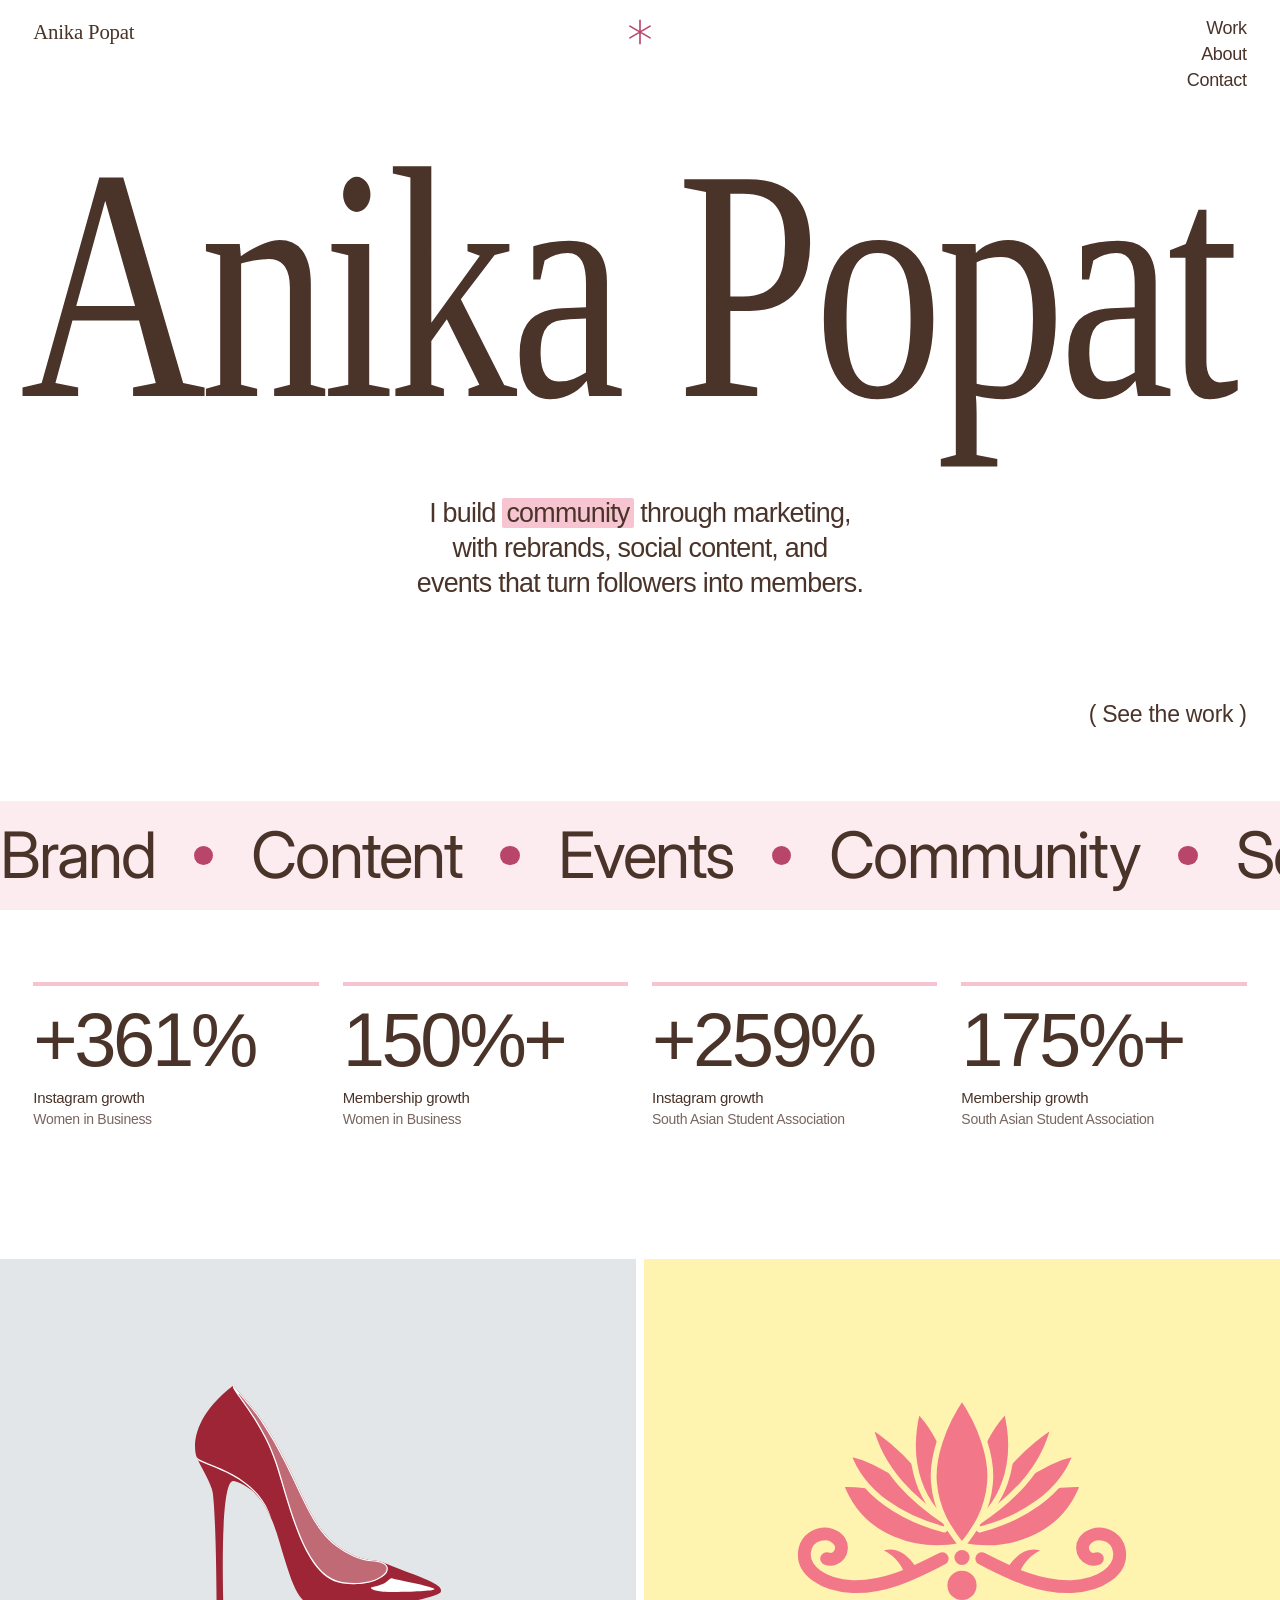
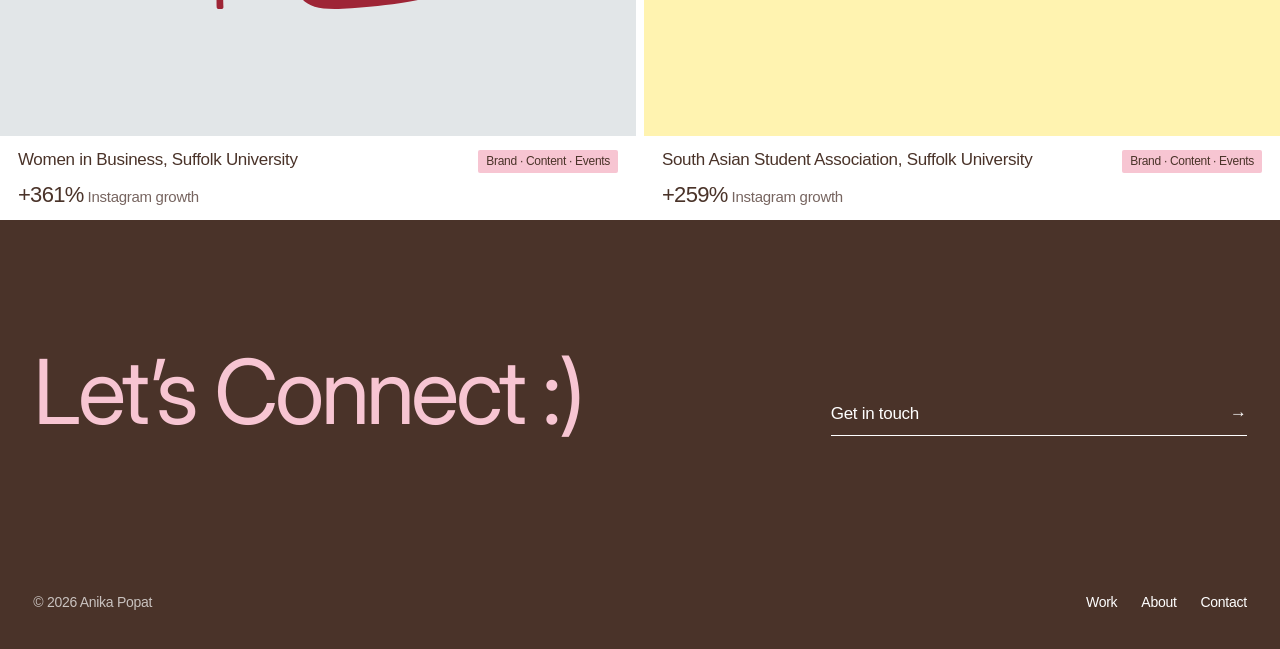
<file: index.html>
<!doctype html>
<!-- Remove data-show-placeholders once all your real content is in (see README.md) -->
<html lang="en" data-show-placeholders>
<head>
  <meta charset="utf-8">
  <meta name="viewport" content="width=device-width, initial-scale=1">
  <title>Anika Popat — Marketing</title>
  <meta name="description" content="Anika Popat is a Boston-based marketer who builds community through brand, content, and event marketing.">
  <meta property="og:title" content="Anika Popat — Marketing">
  <meta property="og:description" content="Brand, content, and event marketing that builds community. Based in Boston, MA.">
  <meta property="og:type" content="website">
  <!-- TODO: once the site is live, add <meta property="og:image" content="https://YOUR-DOMAIN/assets/og-image.jpg"> -->
  <meta name="theme-color" content="#ffffff">
  <link rel="icon" href="data:image/svg+xml,%3Csvg xmlns='http://www.w3.org/2000/svg' viewBox='0 0 32 32'%3E%3Crect width='32' height='32' fill='%23121211'/%3E%3Ctext x='16' y='24' font-family='Georgia,serif' font-size='22' fill='%23f2f2ef' text-anchor='middle'%3EA%3C/text%3E%3C/svg%3E">
  <link rel="preconnect" href="https://fonts.googleapis.com">
  <link rel="preconnect" href="https://fonts.gstatic.com" crossorigin>
  <link rel="stylesheet" href="https://fonts.googleapis.com/css2?family=Inter:wght@400;500;600&family=Tinos:ital,wght@0,400;0,700;1,400&display=swap">
  <link rel="stylesheet" href="css/styles.css">
  <script src="js/main.js" defer></script>
</head>
<body class="page-home">
  <a class="skip-link" href="#main">Skip to content</a>

  <header class="site-header site-header--stacked wrap">
    <div class="site-header__id">
      <a class="site-header__mark" href="index.html">Anika Popat</a>
    </div>
    <svg class="site-header__star" viewBox="0 0 24 24" aria-hidden="true" focusable="false">
      <path d="M12 2v20M3.34 7l17.32 10M3.34 17L20.66 7" stroke="currentColor" stroke-width="1.4" stroke-linecap="round" fill="none"/>
    </svg>
    <nav class="site-header__nav" aria-label="Main">
      <ul role="list">
        <li><a href="work.html">Work</a></li>
        <li><a href="about.html">About</a></li>
        <li><a href="contact.html">Contact</a></li>
      </ul>
    </nav>
    <button class="menu-toggle" type="button" aria-expanded="false" aria-controls="site-menu">
      <span class="smallcaps" data-label>Menu</span>
    </button>
  </header>

  <div class="menu" id="site-menu" aria-hidden="true">
    <nav class="menu__inner wrap" aria-label="Main (menu)">
      <ol class="menu__list" role="list">
        <li class="menu__item"><a class="menu__link" href="work.html"><span class="menu__num">01</span><span class="menu__label">Work</span></a></li>
        <li class="menu__item"><a class="menu__link" href="about.html"><span class="menu__num">02</span><span class="menu__label">About</span></a></li>
        <li class="menu__item"><a class="menu__link" href="contact.html"><span class="menu__num">03</span><span class="menu__label">Contact</span></a></li>
      </ol>
    </nav>
    <div class="menu__foot wrap">
      <span>© <span data-year>2026</span> Anika Popat</span>
      <ul role="list">
        <li><a href="https://www.linkedin.com/in/anikapopat">LinkedIn</a></li>
        <li><a href="assets/Anika-Popat-Resume.pdf">Resume</a></li>
      </ul>
    </div>
  </div>

  <main id="main">
    <section class="hero wrap" aria-labelledby="hero-name">
      <h1 class="hero__name" id="hero-name"><span>Anika</span> <span>Popat</span></h1>

      <p class="hero__intro">I build <span class="hl">community</span> through marketing, with rebrands, social content, and events that turn followers into members.</p>

      <div class="hero__bar">
        <a class="paren-link" href="#projects">( See the work )</a>
      </div>
    </section>

    <!-- SCROLLING BAND: edit the words inside .marquee__group (keep both groups identical) -->
    <section class="marquee" aria-label="What I do">
      <p class="visually-hidden">Brand, content, events, community, social media, rebrands, and campaigns.</p>
      <div class="marquee__track" aria-hidden="true">
        <div class="marquee__group"><span>Brand</span><span class="marquee__star"></span><span>Content</span><span class="marquee__star"></span><span>Events</span><span class="marquee__star"></span><span>Community</span><span class="marquee__star"></span><span>Social media</span><span class="marquee__star"></span><span>Rebrands</span><span class="marquee__star"></span><span>Campaigns</span><span class="marquee__star"></span></div>
        <div class="marquee__group"><span>Brand</span><span class="marquee__star"></span><span>Content</span><span class="marquee__star"></span><span>Events</span><span class="marquee__star"></span><span>Community</span><span class="marquee__star"></span><span>Social media</span><span class="marquee__star"></span><span>Rebrands</span><span class="marquee__star"></span><span>Campaigns</span><span class="marquee__star"></span></div>
      </div>
    </section>

    <!-- RESULTS AT A GLANCE: numbers come from the two case studies / resume -->
    <section class="stats wrap" aria-labelledby="stats-heading">
      <h2 id="stats-heading" class="visually-hidden">Results at a Glance</h2>
      <dl class="stats__list">
        <div><dt>Instagram growth<span>Women in Business</span></dt><dd>+361%</dd></div>
        <div><dt>Membership growth<span>Women in Business</span></dt><dd>150%+</dd></div>
        <div><dt>Instagram growth<span>South Asian Student Association</span></dt><dd>+259%</dd></div>
        <div><dt>Membership growth<span>South Asian Student Association</span></dt><dd>175%+</dd></div>
      </dl>
    </section>

    <!--
      ================================================================
      PROJECTS STRIP: one tile per project, sized for 2–3 projects.
      Delete a whole <li class="strip__item"> to show two; the tiles
      stretch to fill the width automatically.
      For each tile:
        • Image: replace <span class="strip__ph">…</span> with
            <img src="assets/work/your-image.jpg" alt="Short description" width="1200" height="1500" loading="lazy">
          and delete the style="--ph-bg:…" (it's only the placeholder color)
        • Title, category tag, result stat
        • href → your case study page (copy case-study.html)
        • Delete data-placeholder when it's real
      ================================================================
    -->
    <section class="strip" id="projects" aria-labelledby="projects-heading">
      <h2 id="projects-heading" class="visually-hidden">Selected Work</h2>
      <ul class="strip__list" role="list">
        <li class="strip__item">
          <a class="strip__link" href="women-in-business.html">
            <div class="strip__media cover-graphic" style="--ph-bg:#e2e6e8; --graphic-w:46%">
              <img src="assets/work/women-in-business/heel.svg" alt="" width="4014" height="3656">
            </div>
            <div class="strip__cap">
              <h3 class="strip__title">Women in Business, Suffolk University</h3>
              <span class="tag">Brand · Content · Events</span>
            </div>
            <p class="strip__stat"><span class="strip__num">+361%</span> Instagram growth</p>
          </a>
        </li>
        <li class="strip__item">
          <a class="strip__link" href="south-asian-student-association.html">
            <div class="strip__media cover-graphic" style="--ph-bg:#fff3b0; --graphic-w:62%">
              <img src="assets/work/south-asian-student-association/lotus.svg" alt="" width="568" height="368">
            </div>
            <div class="strip__cap">
              <h3 class="strip__title">South Asian Student Association, Suffolk University</h3>
              <span class="tag">Brand · Content · Events</span>
            </div>
            <p class="strip__stat"><span class="strip__num">+259%</span> Instagram growth</p>
          </a>
        </li>
      </ul>
    </section>

    <section class="cta-band" aria-labelledby="cta-heading">
      <div class="cta wrap">
        <h2 class="cta__line" id="cta-heading">Let’s Connect :)</h2>
        <a class="rule-link" href="contact.html">Get in touch <span class="rule-link__arrow" aria-hidden="true">→</span></a>
      </div>
    </section>
  </main>

  <footer class="site-footer">
    <div class="site-footer__inner wrap">
      <span>© <span data-year>2026</span> Anika Popat</span>
      <ul role="list">
        <li><a href="work.html">Work</a></li>
        <li><a href="about.html">About</a></li>
        <li><a href="contact.html">Contact</a></li>
      </ul>
    </div>
  </footer>
</body>
</html>
</file>
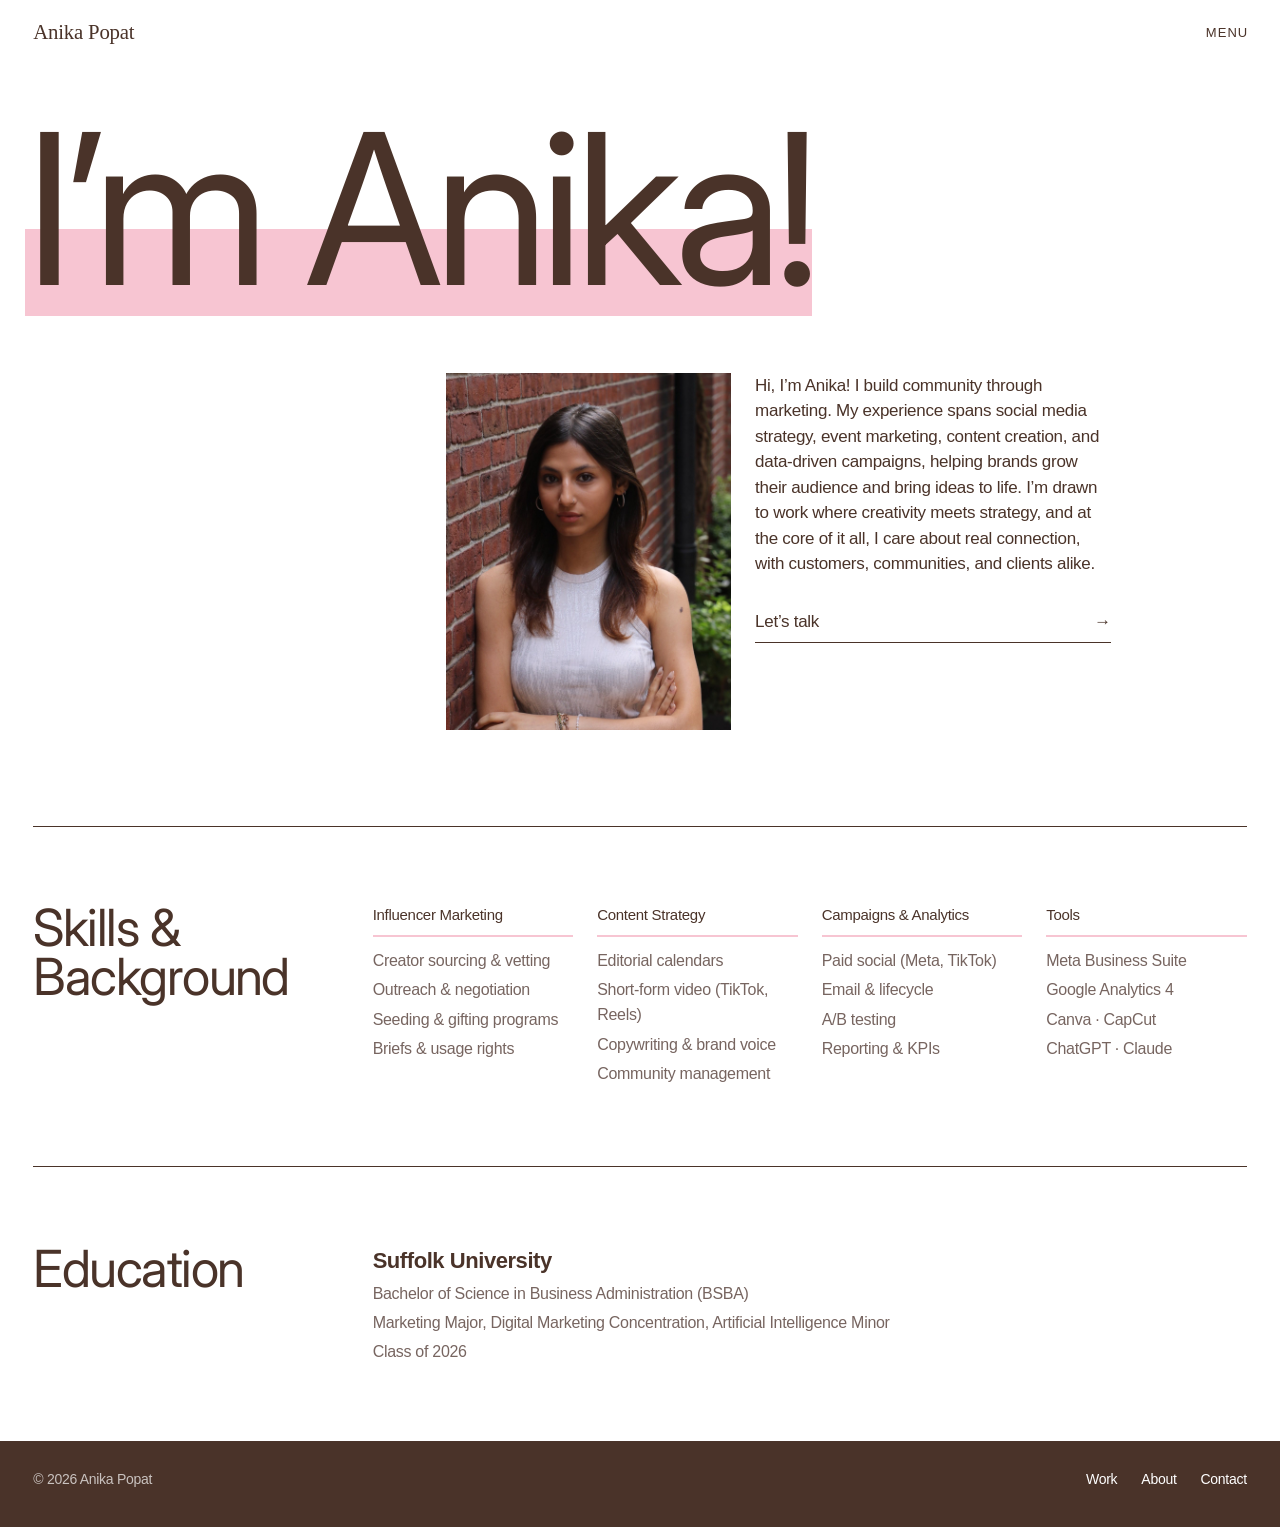
<file: about.html>
<!doctype html>
<!-- Remove data-show-placeholders once all your real content is in (see README.md) -->
<html lang="en" data-show-placeholders>
<head>
  <meta charset="utf-8">
  <meta name="viewport" content="width=device-width, initial-scale=1">
  <title>About — Anika Popat</title>
  <meta name="description" content="Anika Popat: Boston-based marketer. Suffolk University BSBA: Marketing major, Digital Marketing concentration, Artificial Intelligence minor.">
  <meta property="og:title" content="About — Anika Popat">
  <meta property="og:type" content="website">
  <meta name="theme-color" content="#ffffff">
  <link rel="icon" href="data:image/svg+xml,%3Csvg xmlns='http://www.w3.org/2000/svg' viewBox='0 0 32 32'%3E%3Crect width='32' height='32' fill='%23121211'/%3E%3Ctext x='16' y='24' font-family='Georgia,serif' font-size='22' fill='%23f2f2ef' text-anchor='middle'%3EA%3C/text%3E%3C/svg%3E">
  <link rel="preconnect" href="https://fonts.googleapis.com">
  <link rel="preconnect" href="https://fonts.gstatic.com" crossorigin>
  <link rel="stylesheet" href="https://fonts.googleapis.com/css2?family=Inter:wght@400;500;600&family=Tinos:ital,wght@0,400;0,700;1,400&display=swap">
  <link rel="stylesheet" href="css/styles.css">
  <script src="js/main.js" defer></script>
</head>
<body>
  <a class="skip-link" href="#main">Skip to content</a>

  <header class="site-header wrap">
    <a class="site-header__mark" href="index.html">Anika Popat</a>
    <button class="menu-toggle" type="button" aria-expanded="false" aria-controls="site-menu">
      <span class="smallcaps" data-label>Menu</span>
    </button>
  </header>

  <div class="menu" id="site-menu" aria-hidden="true">
    <nav class="menu__inner wrap" aria-label="Main">
      <ol class="menu__list" role="list">
        <li class="menu__item"><a class="menu__link" href="work.html"><span class="menu__num">01</span><span class="menu__label">Work</span></a></li>
        <li class="menu__item"><a class="menu__link" href="about.html" aria-current="page"><span class="menu__num">02</span><span class="menu__label">About</span></a></li>
        <li class="menu__item"><a class="menu__link" href="contact.html"><span class="menu__num">03</span><span class="menu__label">Contact</span></a></li>
      </ol>
    </nav>
    <div class="menu__foot wrap">
      <span>© <span data-year>2026</span> Anika Popat</span>
      <ul role="list">
        <li><a href="https://www.linkedin.com/in/anikapopat">LinkedIn</a></li>
        <li><a href="assets/Anika-Popat-Resume.pdf">Resume</a></li>
      </ul>
    </div>
  </div>

  <main id="main">
    <div class="wrap">
      <!-- EDIT: your opening statement. Keep it to 2–3 sentences; it's set very large. -->
      <h1 class="hero__name hero__name--solo"><em class="hl">I’m Anika!</em></h1>

      <div class="about-body">
        <figure class="portrait">
          <img src="assets/anika-portrait.jpg" alt="Portrait of Anika Popat" width="1200" height="1500">
        </figure>

        <div class="bio">
          <p>Hi, I’m Anika! I build community through marketing. My experience spans social media strategy, event marketing, content creation, and data-driven campaigns, helping brands grow their audience and bring ideas to life. I’m drawn to work where creativity meets strategy, and at the core of it all, I care about real connection, with customers, communities, and clients alike.</p>
          <a class="rule-link" href="contact.html">Let’s talk <span class="rule-link__arrow" aria-hidden="true">→</span></a>
        </div>
      </div>

      <section class="facts" aria-labelledby="skills-heading">
        <div>
          <h2 id="skills-heading">Skills &amp; Background</h2>
        </div>

        <div class="skills">
          <!-- EDIT: tune these lists to match your resume -->
          <div>
            <h3>Influencer Marketing</h3>
            <ul role="list">
              <li>Creator sourcing &amp; vetting</li>
              <li>Outreach &amp; negotiation</li>
              <li>Seeding &amp; gifting programs</li>
              <li>Briefs &amp; usage rights</li>
            </ul>
          </div>
          <div>
            <h3>Content Strategy</h3>
            <ul role="list">
              <li>Editorial calendars</li>
              <li>Short-form video (TikTok, Reels)</li>
              <li>Copywriting &amp; brand voice</li>
              <li>Community management</li>
            </ul>
          </div>
          <div>
            <h3>Campaigns &amp; Analytics</h3>
            <ul role="list">
              <li>Paid social (Meta, TikTok)</li>
              <li>Email &amp; lifecycle</li>
              <li>A/B testing</li>
              <li>Reporting &amp; KPIs</li>
            </ul>
          </div>
          <div>
            <h3>Tools</h3>
            <ul role="list">
              <li>Meta Business Suite</li>
              <li>Google Analytics 4</li>
              <li>Canva · CapCut</li>
              <li>ChatGPT · Claude</li>
            </ul>
          </div>
        </div>
      </section>

      <section class="facts" aria-labelledby="edu-heading">
        <div>
          <h2 id="edu-heading">Education</h2>
        </div>
        <dl class="edu">
          <dt class="edu__school">Suffolk University</dt>
          <dd>Bachelor of Science in Business Administration (BSBA)</dd>
          <dd>Marketing Major, Digital Marketing Concentration, Artificial Intelligence Minor</dd>
          <dd>Class of 2026</dd>
        </dl>
      </section>
    </div>
  </main>

  <footer class="site-footer">
    <div class="site-footer__inner wrap">
      <span>© <span data-year>2026</span> Anika Popat</span>
      <ul role="list">
        <li><a href="work.html">Work</a></li>
        <li><a href="about.html">About</a></li>
        <li><a href="contact.html">Contact</a></li>
      </ul>
    </div>
  </footer>
</body>
</html>
</file>
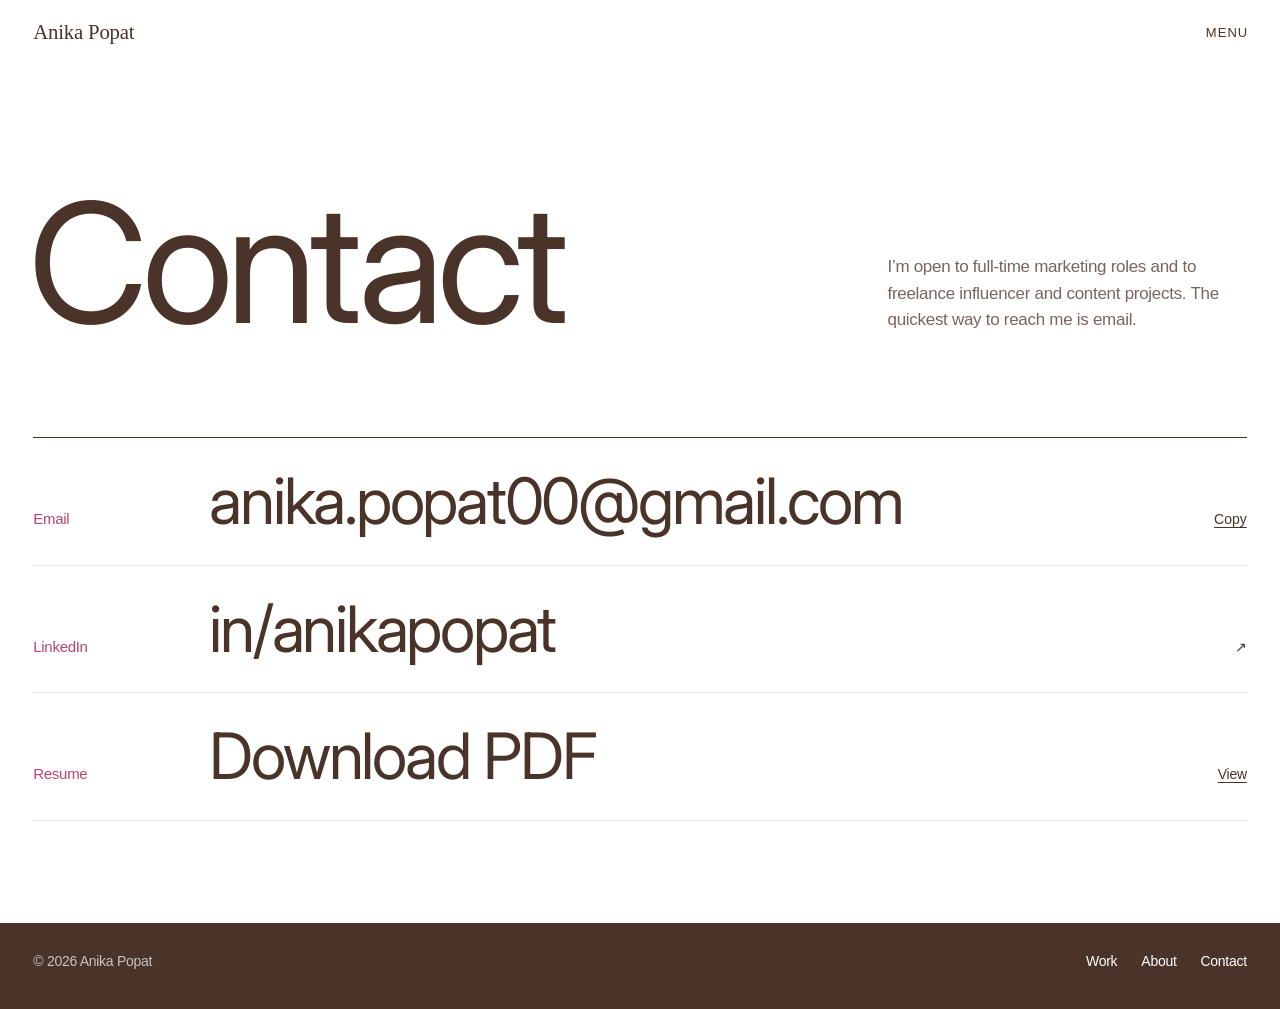
<file: contact.html>
<!doctype html>
<!-- Remove data-show-placeholders once all your real content is in (see README.md) -->
<html lang="en" data-show-placeholders>
<head>
  <meta charset="utf-8">
  <meta name="viewport" content="width=device-width, initial-scale=1">
  <title>Contact — Anika Popat</title>
  <meta name="description" content="Get in touch with Anika Popat: email, LinkedIn, and resume.">
  <meta property="og:title" content="Contact — Anika Popat">
  <meta property="og:type" content="website">
  <meta name="theme-color" content="#ffffff">
  <link rel="icon" href="data:image/svg+xml,%3Csvg xmlns='http://www.w3.org/2000/svg' viewBox='0 0 32 32'%3E%3Crect width='32' height='32' fill='%23121211'/%3E%3Ctext x='16' y='24' font-family='Georgia,serif' font-size='22' fill='%23f2f2ef' text-anchor='middle'%3EA%3C/text%3E%3C/svg%3E">
  <link rel="preconnect" href="https://fonts.googleapis.com">
  <link rel="preconnect" href="https://fonts.gstatic.com" crossorigin>
  <link rel="stylesheet" href="https://fonts.googleapis.com/css2?family=Inter:wght@400;500;600&family=Tinos:ital,wght@0,400;0,700;1,400&display=swap">
  <link rel="stylesheet" href="css/styles.css">
  <script src="js/main.js" defer></script>
</head>
<body>
  <a class="skip-link" href="#main">Skip to content</a>

  <header class="site-header wrap">
    <a class="site-header__mark" href="index.html">Anika Popat</a>
    <button class="menu-toggle" type="button" aria-expanded="false" aria-controls="site-menu">
      <span class="smallcaps" data-label>Menu</span>
    </button>
  </header>

  <div class="menu" id="site-menu" aria-hidden="true">
    <nav class="menu__inner wrap" aria-label="Main">
      <ol class="menu__list" role="list">
        <li class="menu__item"><a class="menu__link" href="work.html"><span class="menu__num">01</span><span class="menu__label">Work</span></a></li>
        <li class="menu__item"><a class="menu__link" href="about.html"><span class="menu__num">02</span><span class="menu__label">About</span></a></li>
        <li class="menu__item"><a class="menu__link" href="contact.html" aria-current="page"><span class="menu__num">03</span><span class="menu__label">Contact</span></a></li>
      </ol>
    </nav>
    <div class="menu__foot wrap">
      <span>© <span data-year>2026</span> Anika Popat</span>
      <ul role="list">
        <li><a href="https://www.linkedin.com/in/anikapopat">LinkedIn</a></li>
        <li><a href="assets/Anika-Popat-Resume.pdf">Resume</a></li>
      </ul>
    </div>
  </div>

  <main id="main">
    <div class="wrap">
      <div class="page-intro">
        <h1 class="page-title">Contact</h1>
        <p class="contact-lede">I’m open to full-time marketing roles and to freelance influencer and content projects. The quickest way to reach me is email.</p>
      </div>

      <!--
        EDIT: replace the three placeholder values below.
          • Email: change BOTH the mailto: href, the visible text AND the data-copy value
          • LinkedIn: your full profile URL (also in the menu footer on every page)
          • Resume: save your PDF as assets/Anika-Popat-Resume.pdf, or change the href
      -->
      <ul class="contact-list" role="list">
        <li class="contact-row">
          <div class="contact-row__inner">
            <span class="contact-row__label">Email</span>
            <a class="contact-row__value" href="mailto:anika.popat00@gmail.com">anika.popat00@gmail.com</a>
            <span class="contact-row__action"><button class="copy-btn" type="button" data-copy="anika.popat00@gmail.com">Copy</button></span>
          </div>
        </li>
        <li class="contact-row">
          <div class="contact-row__inner">
            <span class="contact-row__label">LinkedIn</span>
            <a class="contact-row__value" href="https://www.linkedin.com/in/anikapopat" rel="noopener">in/anikapopat</a>
            <span class="contact-row__action" aria-hidden="true">↗</span>
          </div>
        </li>
        <li class="contact-row">
          <div class="contact-row__inner">
            <span class="contact-row__label">Resume</span>
            <a class="contact-row__value" href="assets/Anika-Popat-Resume.pdf" download>Download PDF</a>
            <span class="contact-row__action"><a href="assets/Anika-Popat-Resume.pdf" target="_blank" rel="noopener">View</a></span>
          </div>
        </li>
      </ul>
    </div>
  </main>

  <footer class="site-footer">
    <div class="site-footer__inner wrap">
      <span>© <span data-year>2026</span> Anika Popat</span>
      <ul role="list">
        <li><a href="work.html">Work</a></li>
        <li><a href="about.html">About</a></li>
        <li><a href="contact.html">Contact</a></li>
      </ul>
    </div>
  </footer>
</body>
</html>
</file>
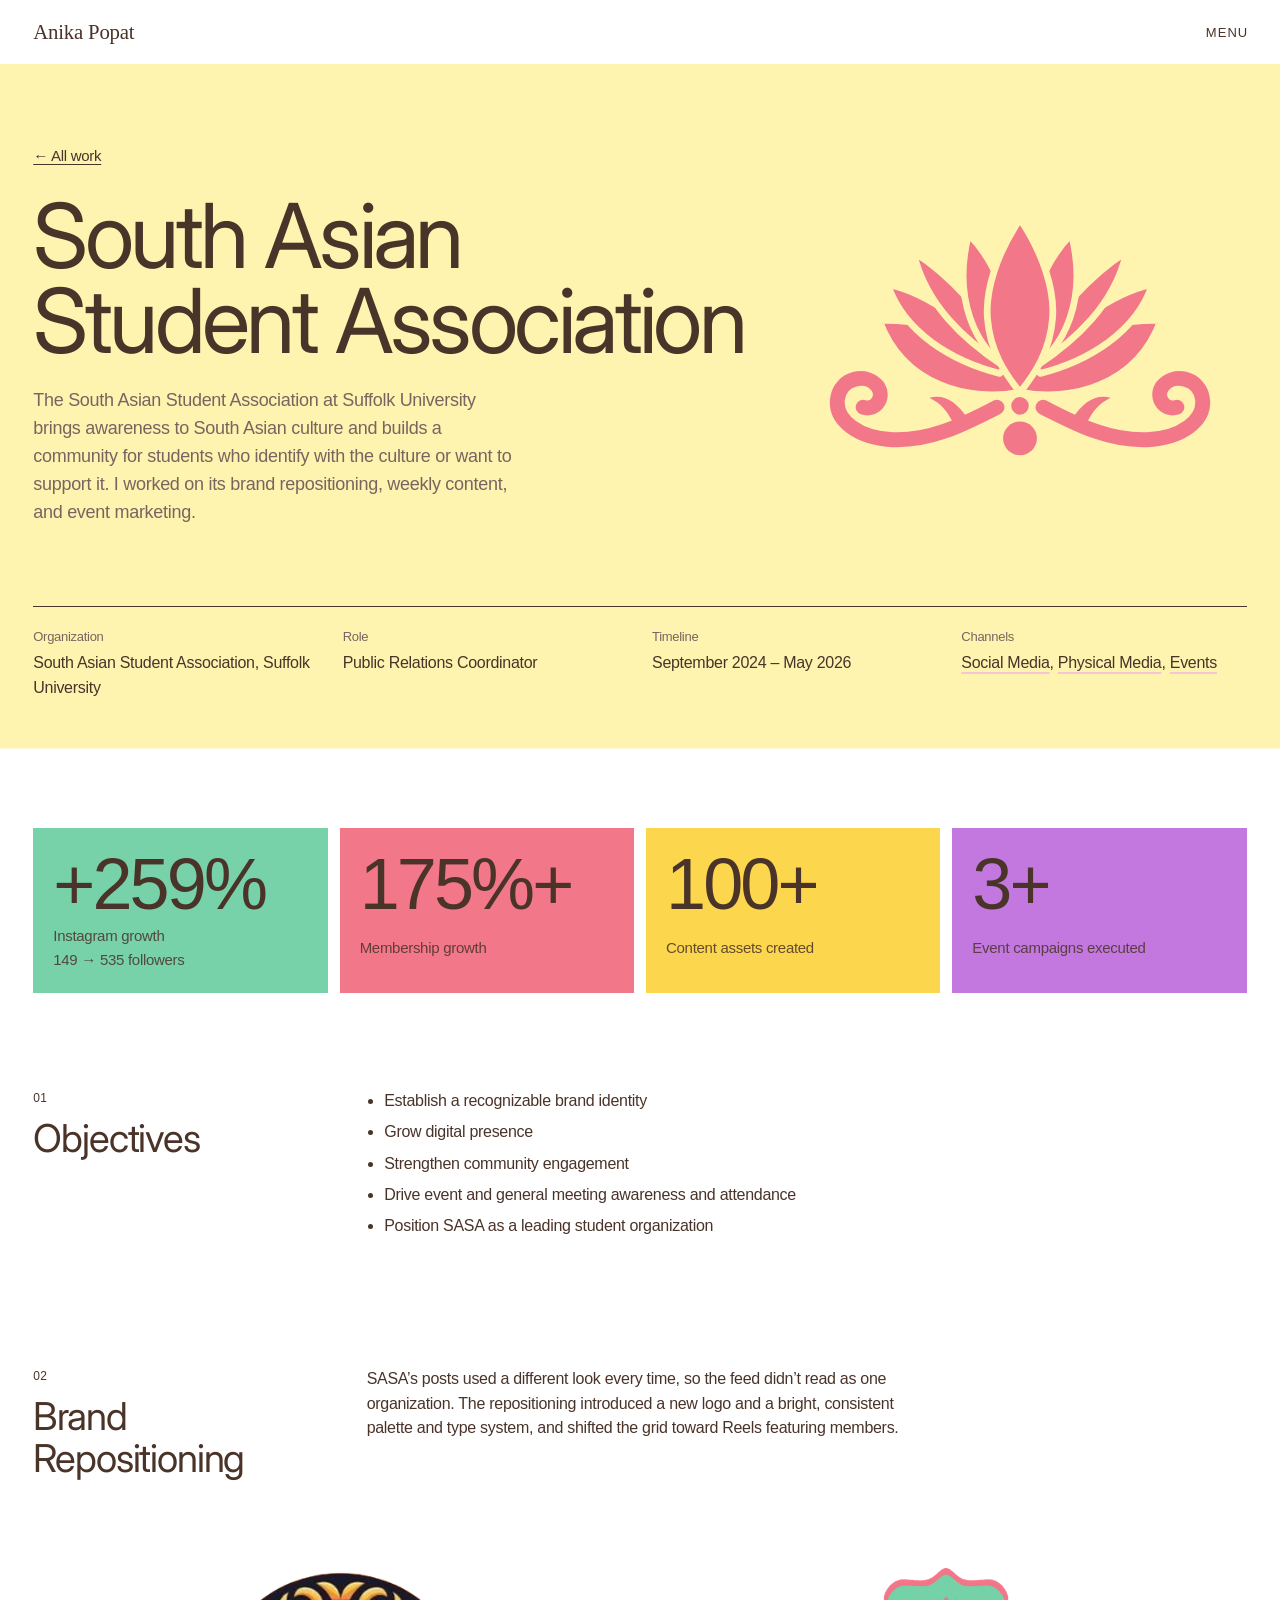
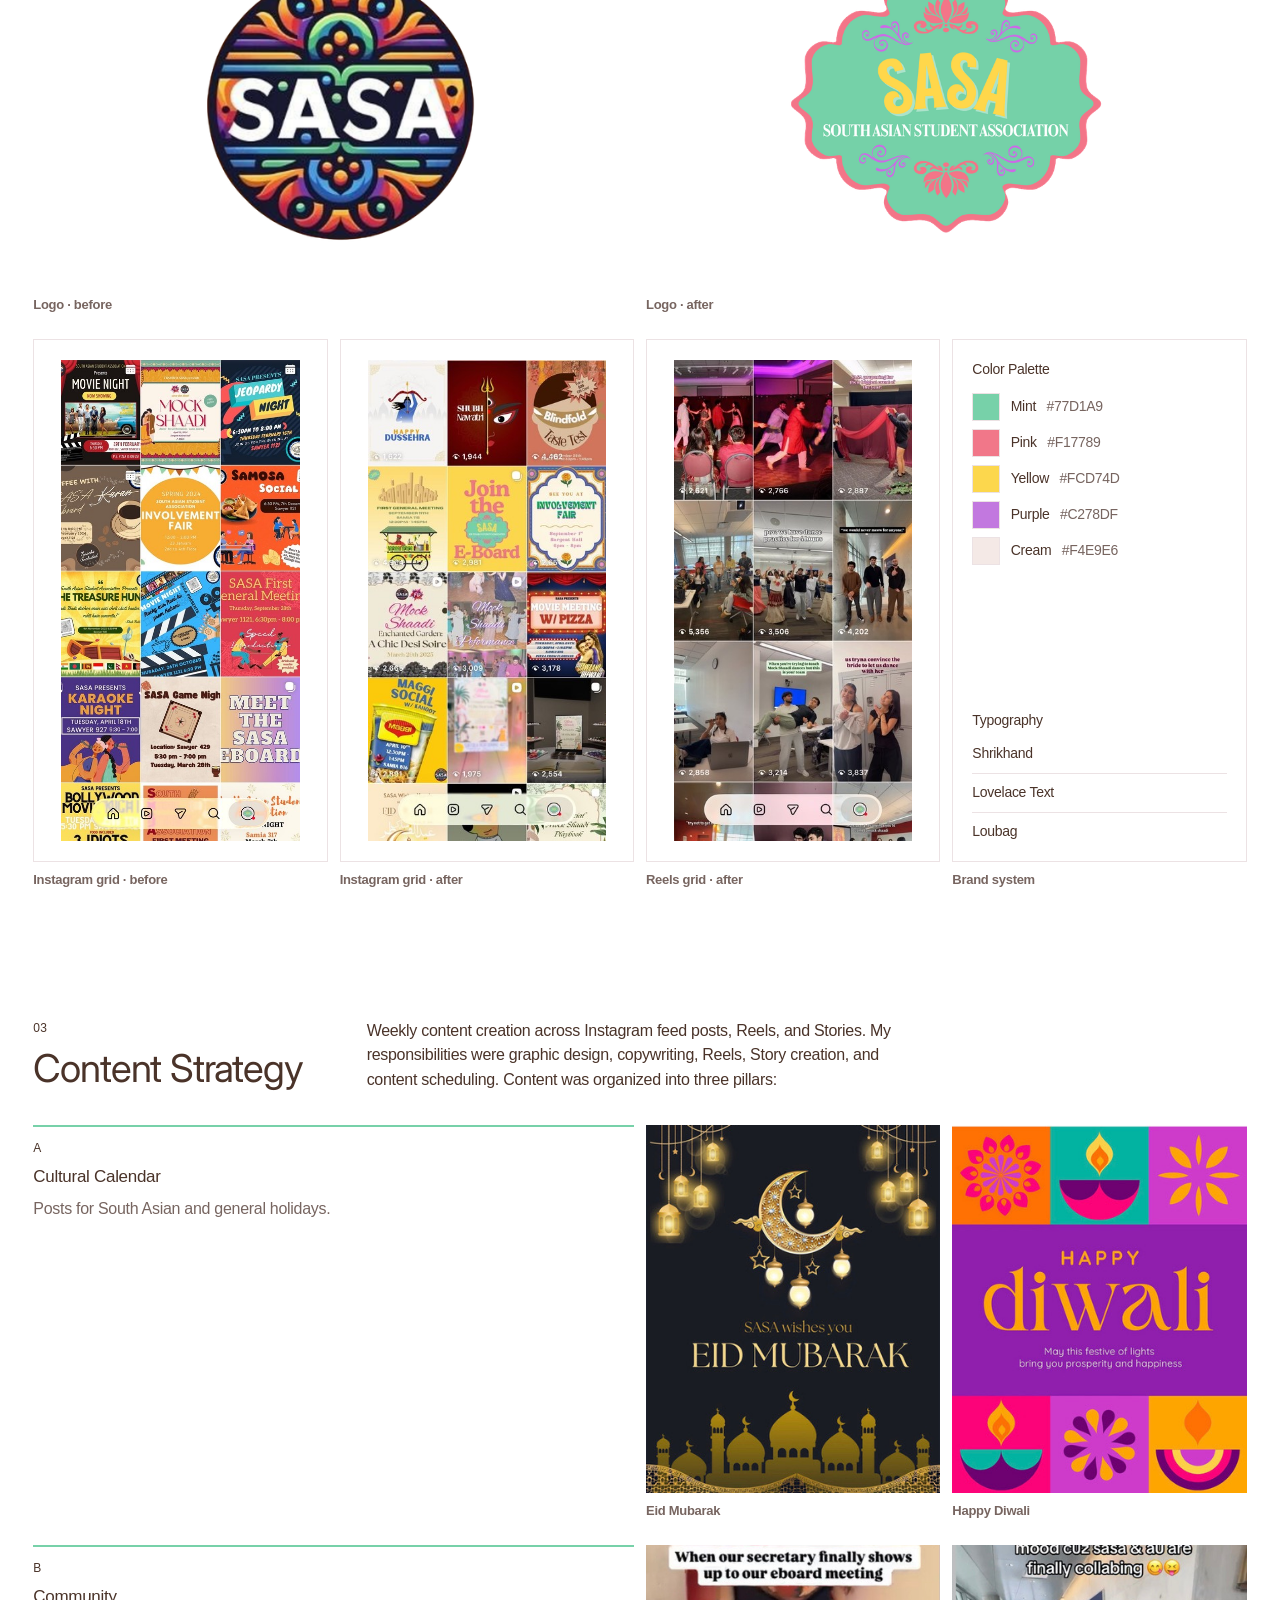
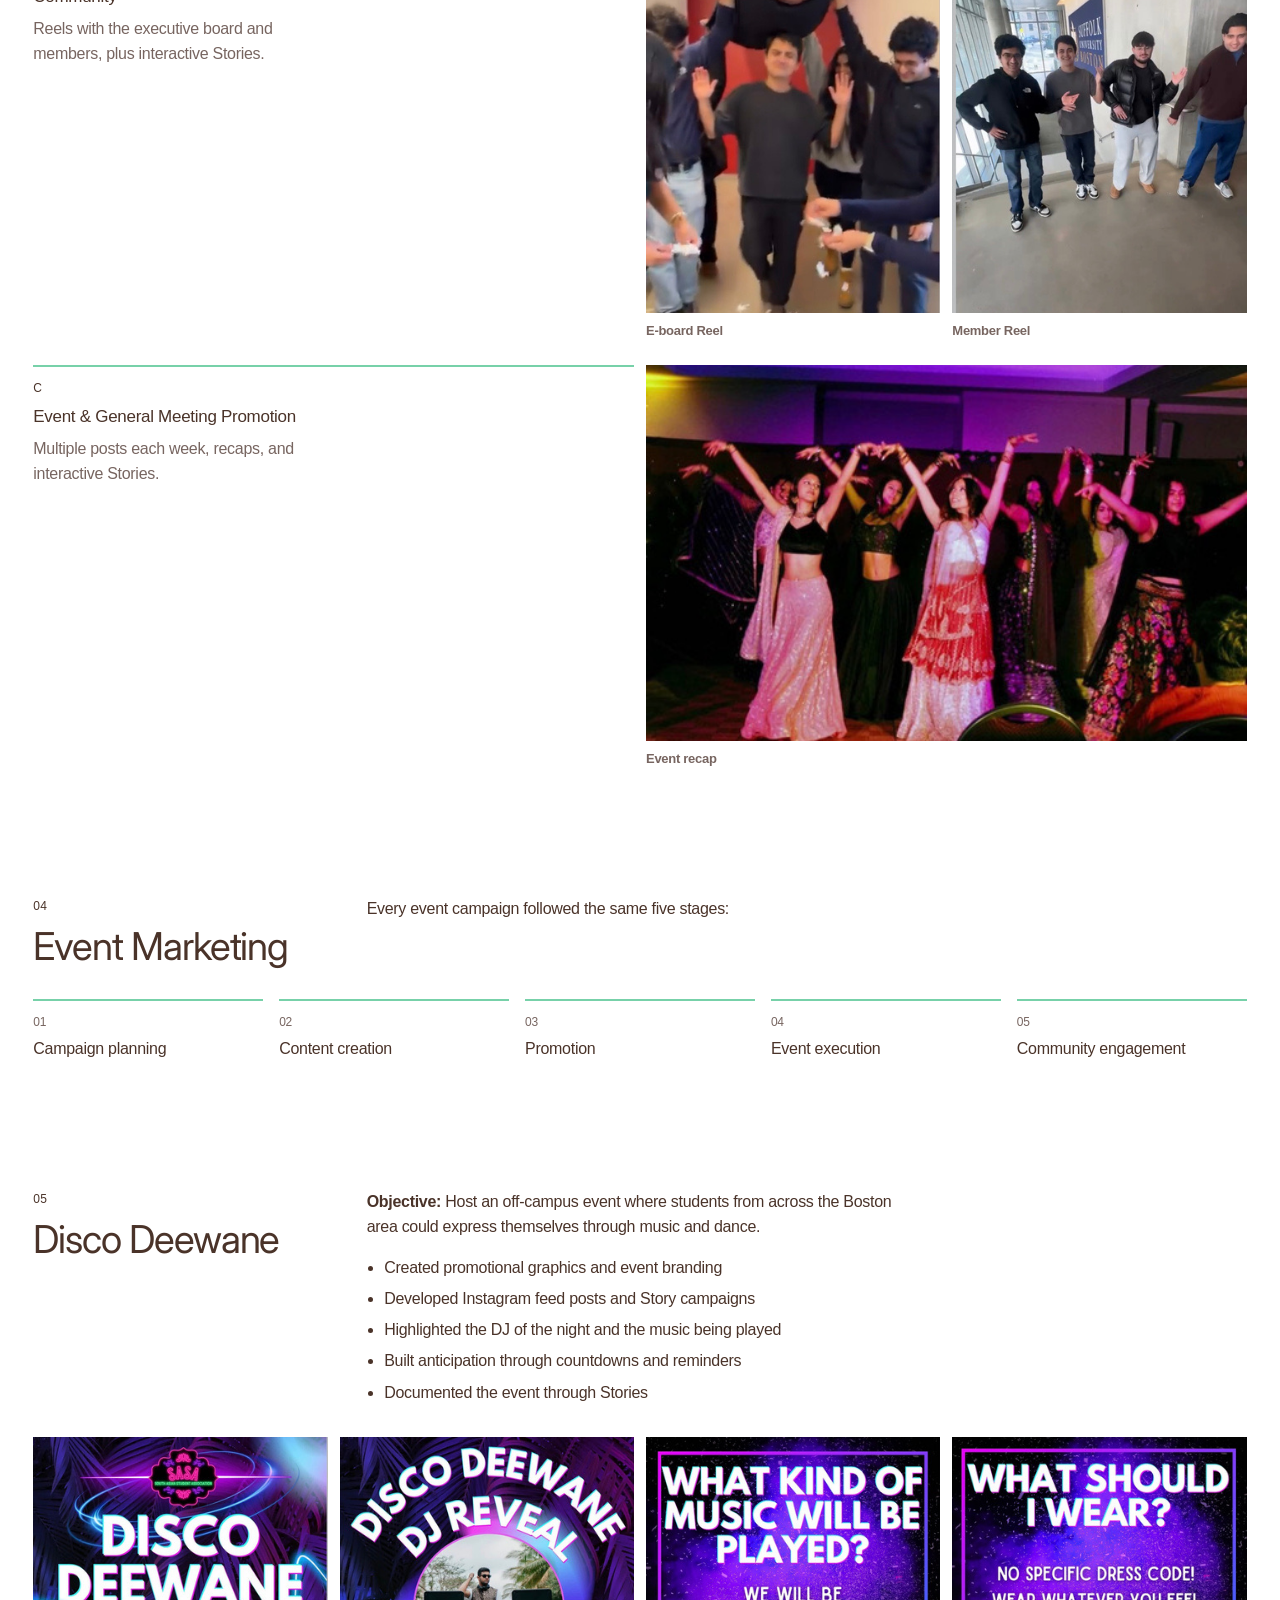
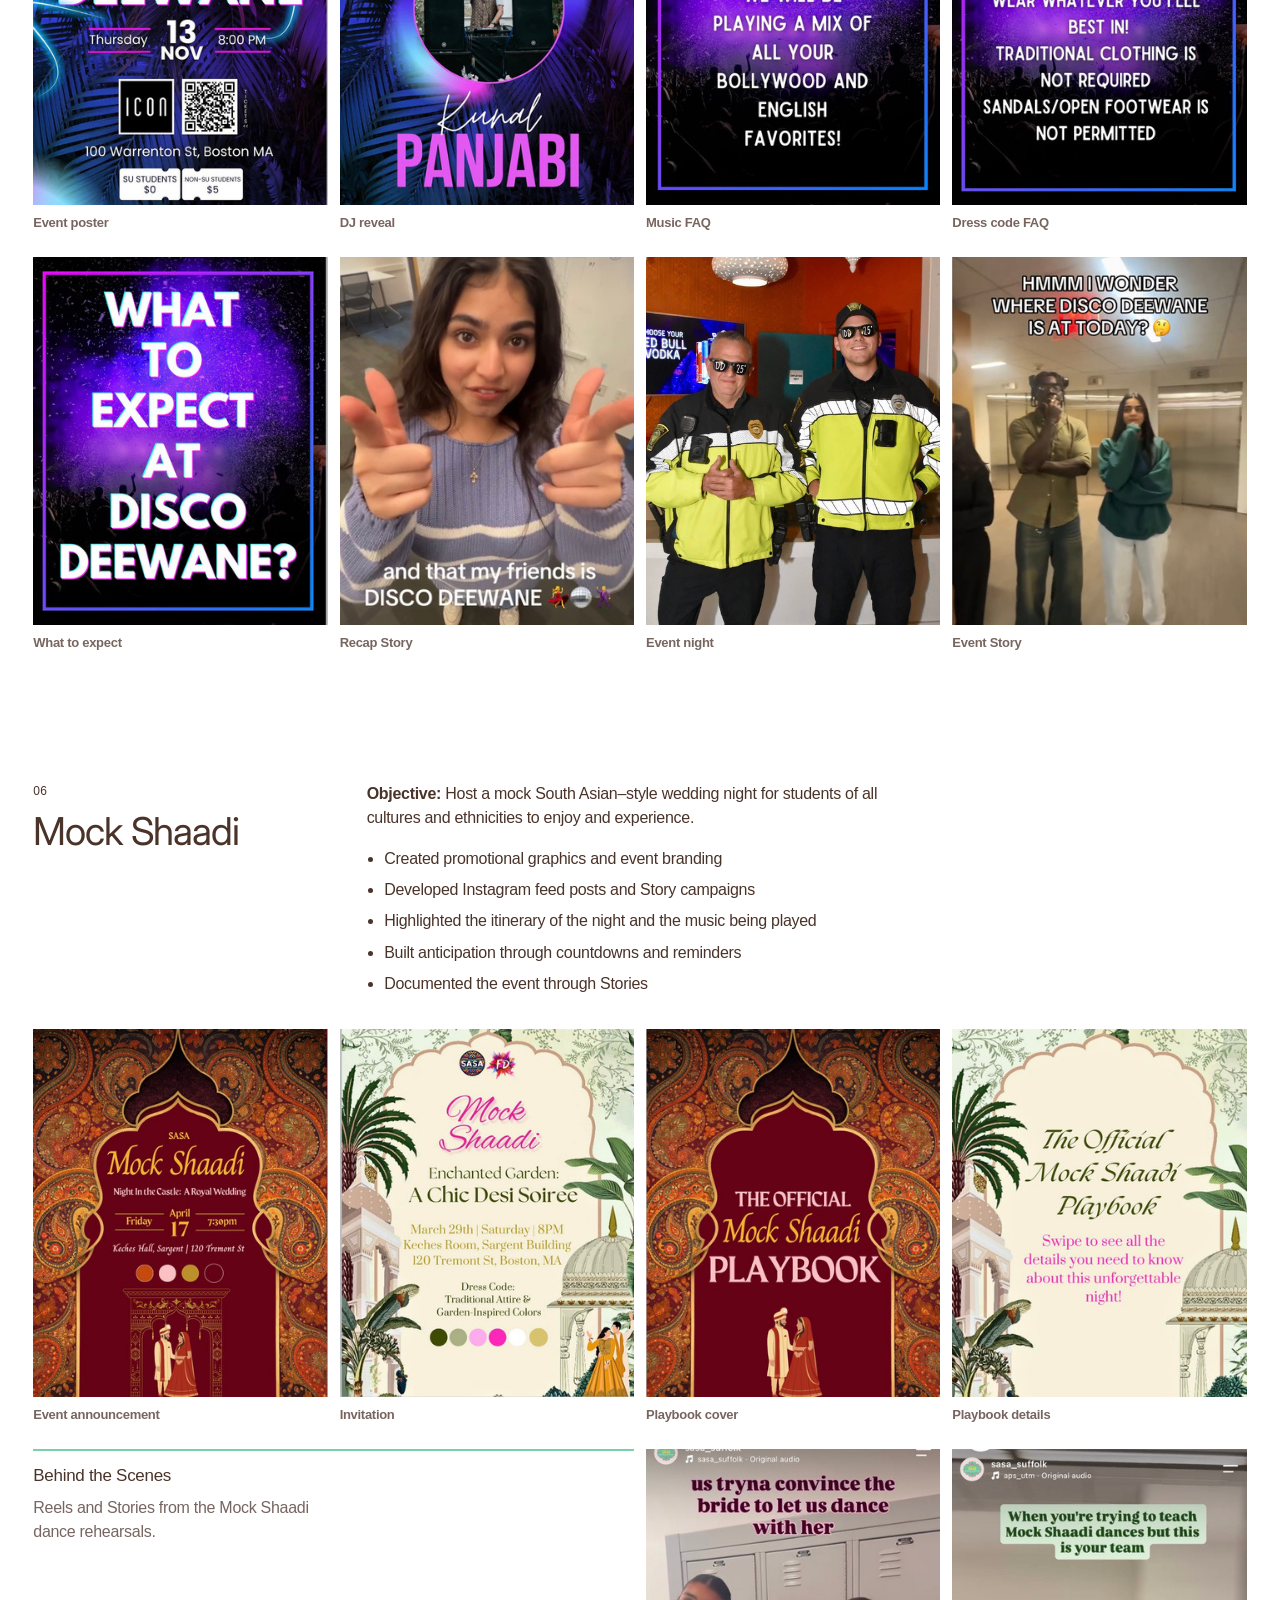
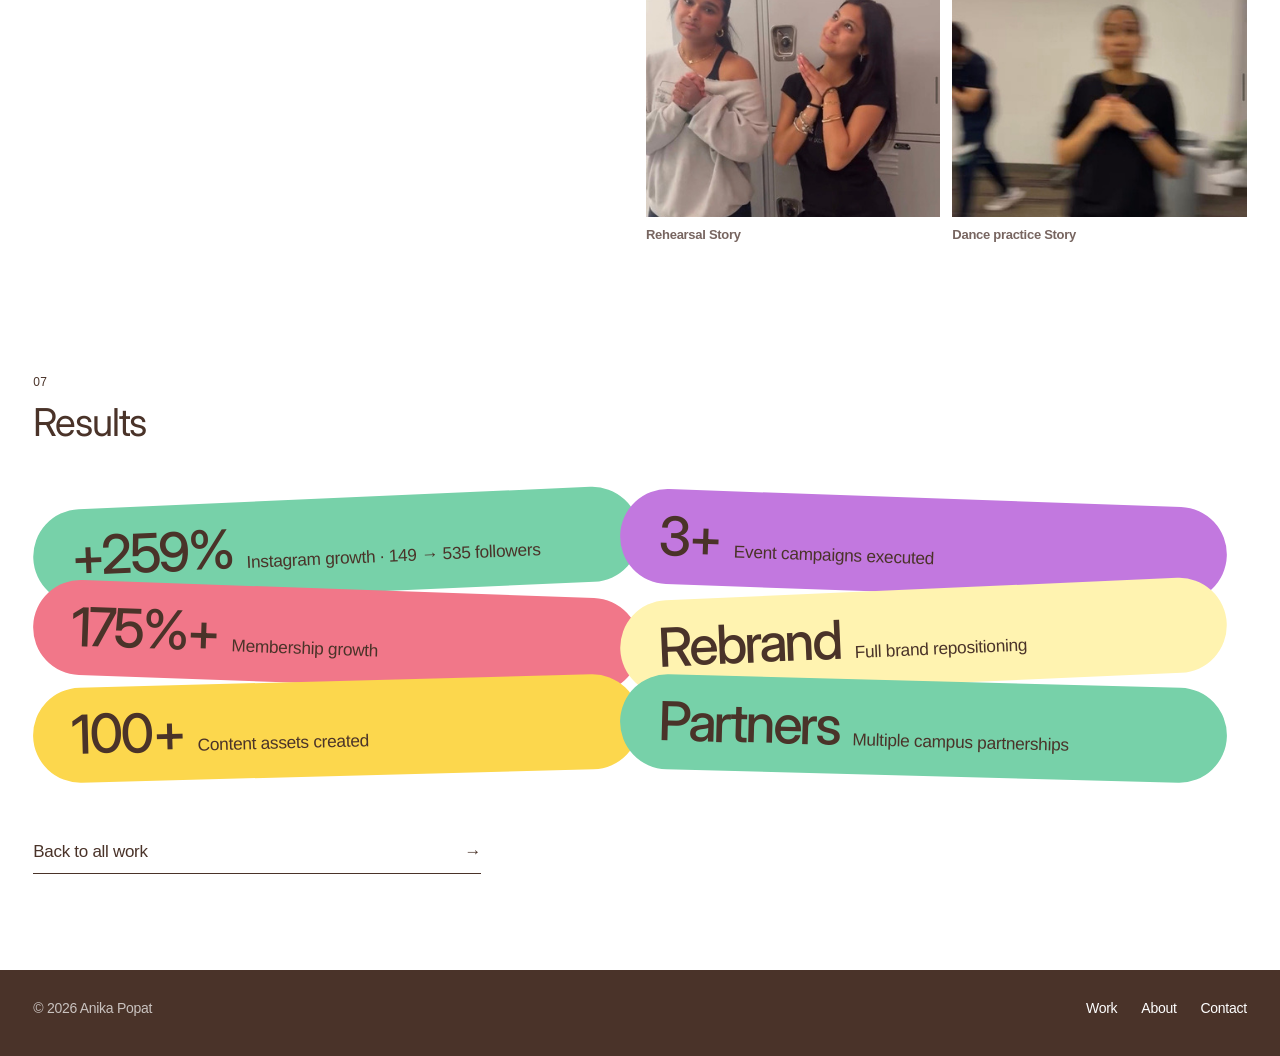
<file: south-asian-student-association.html>
<!doctype html>
<html lang="en" data-show-placeholders>
<head>
  <meta charset="utf-8">
  <meta name="viewport" content="width=device-width, initial-scale=1">
  <title>South Asian Student Association — Anika Popat</title>
  <meta name="description" content="Brand repositioning, cultural content strategy, and event marketing for the South Asian Student Association at Suffolk University. Instagram +259%, membership +175%.">
  <meta property="og:title" content="South Asian Student Association — Anika Popat">
  <meta property="og:description" content="Brand repositioning, content strategy, and event marketing for Suffolk University's South Asian Student Association.">
  <meta property="og:type" content="article">
  <meta name="theme-color" content="#ffffff">
  <link rel="icon" href="data:image/svg+xml,%3Csvg xmlns='http://www.w3.org/2000/svg' viewBox='0 0 32 32'%3E%3Crect width='32' height='32' fill='%23121211'/%3E%3Ctext x='16' y='24' font-family='Georgia,serif' font-size='22' fill='%23f2f2ef' text-anchor='middle'%3EA%3C/text%3E%3C/svg%3E">
  <link rel="preconnect" href="https://fonts.googleapis.com">
  <link rel="preconnect" href="https://fonts.gstatic.com" crossorigin>
  <link rel="stylesheet" href="https://fonts.googleapis.com/css2?family=Inter:wght@400;500;600&family=Tinos:ital,wght@0,400;0,700;1,400&display=swap">
  <link rel="stylesheet" href="css/styles.css">
  <script src="js/main.js" defer></script>
</head>
<body>
  <a class="skip-link" href="#main">Skip to content</a>

  <header class="site-header wrap">
    <a class="site-header__mark" href="index.html">Anika Popat</a>
    <button class="menu-toggle" type="button" aria-expanded="false" aria-controls="site-menu">
      <span class="smallcaps" data-label>Menu</span>
    </button>
  </header>

  <div class="menu" id="site-menu" aria-hidden="true">
    <nav class="menu__inner wrap" aria-label="Main">
      <ol class="menu__list" role="list">
        <li class="menu__item"><a class="menu__link" href="work.html" aria-current="page"><span class="menu__num">01</span><span class="menu__label">Work</span></a></li>
        <li class="menu__item"><a class="menu__link" href="about.html"><span class="menu__num">02</span><span class="menu__label">About</span></a></li>
        <li class="menu__item"><a class="menu__link" href="contact.html"><span class="menu__num">03</span><span class="menu__label">Contact</span></a></li>
      </ol>
    </nav>
    <div class="menu__foot wrap">
      <span>© <span data-year>2026</span> Anika Popat</span>
      <ul role="list">
        <li><a href="https://www.linkedin.com/in/anikapopat">LinkedIn</a></li>
        <li><a href="assets/Anika-Popat-Resume.pdf">Resume</a></li>
      </ul>
    </div>
  </div>

  <main id="main">
    <article class="wrap cs--sasa" style="--proj:#f17789; --proj-bg:#fff3b0">
      <header class="cs-head cs-band">
        <div class="cs-band__text">
          <a class="cs-back" href="work.html">← All work</a>
          <h1 class="cs-title">South Asian Student Association</h1>
          <p class="cs-summary">The South Asian Student Association at Suffolk University brings awareness to South Asian culture and builds a community for students who identify with the culture or want to support it. I worked on its brand repositioning, weekly content, and event marketing.</p>
        </div>
        <div class="cs-band__art" style="--art-w:24rem"><img src="assets/work/south-asian-student-association/lotus.svg" alt="" width="568" height="368"></div>

        <dl class="cs-facts">
          <div><dt>Organization</dt><dd>South Asian Student Association, Suffolk University</dd></div>
          <div><dt>Role</dt><dd>Public Relations Coordinator</dd></div>
          <div><dt>Timeline</dt><dd>September 2024 – May 2026</dd></div>
          <div><dt>Channels</dt><dd class="jump-links"><a href="#content">Social Media</a>, <a href="#physical-media">Physical Media</a>, <a href="#shaadi">Events</a></dd></div>
        </dl>
      </header>

      <div class="cs-results" aria-label="Results">
        <div><strong>+259%</strong><span>Instagram growth<br>149 → 535 followers</span></div>
        <div><strong>175%+</strong><span>Membership growth</span></div>
        <div><strong>100+</strong><span>Content assets created</span></div>
        <div><strong>3+</strong><span>Event campaigns executed</span></div>
      </div>

      <section class="cs-section" aria-labelledby="objectives">
        <div class="cs-label"><span class="cs-num">01</span><h2 id="objectives">Objectives</h2></div>
        <div class="cs-section__body">
          <ul>
            <li>Establish a recognizable brand identity</li>
            <li>Grow digital presence</li>
            <li>Strengthen community engagement</li>
            <li>Drive event and general meeting awareness and attendance</li>
            <li>Position SASA as a leading student organization</li>
          </ul>
        </div>
      </section>

      <section class="cs-section" aria-labelledby="brand">
        <div class="cs-label"><span class="cs-num">02</span><h2 id="brand">Brand Repositioning</h2></div>
        <div class="cs-section__body">
          <p>SASA’s posts used a different look every time, so the feed didn’t read as one organization. The repositioning introduced a new logo and a bright, consistent palette and type system, and shifted the grid toward Reels featuring members.</p>
        </div>

        <div class="cs-wide grid4">
            <figure class="t t--wide t--frame t--bare"><div class="t__img"><img src="assets/work/south-asian-student-association/logo-before.png" alt="Previous SASA logo: multicolored circular emblem with SASA lettering" width="472" height="380" loading="lazy"></div><figcaption>Logo · before</figcaption></figure>
            <figure class="t t--wide t--frame t--bare" style="--logo-scale:1.2"><div class="t__img"><img src="assets/work/south-asian-student-association/logo-after.png" alt="New SASA logo: mint and pink badge reading SASA, South Asian Student Association" width="633" height="616" loading="lazy"></div><figcaption>Logo · after</figcaption></figure>
            <figure class="t t--tall t--frame t--lead"><div class="t__img"><img src="assets/work/south-asian-student-association/feed-before.jpg" alt="Previous Instagram grid with event posts in many unrelated styles" width="472" height="953" loading="lazy"></div><figcaption>Instagram grid · before</figcaption></figure>
            <figure class="t t--tall t--frame"><div class="t__img"><img src="assets/work/south-asian-student-association/feed-after-1.jpg" alt="Rebranded Instagram grid with holiday, general meeting and event posts" width="354" height="715" loading="lazy"></div><figcaption>Instagram grid · after</figcaption></figure>
            <figure class="t t--tall t--frame"><div class="t__img"><img src="assets/work/south-asian-student-association/feed-after-2.jpg" alt="Reels grid of Mock Shaadi rehearsals and performances, each with 2,000–5,000 views" width="354" height="715" loading="lazy"></div><figcaption>Reels grid · after</figcaption></figure>
            <figure class="t t--tall t--kit">
              <div class="t__img kit">
                <div>
                  <h3>Color Palette</h3>
                  <ul class="swatches" role="list">
                    <li><span class="swatch" style="background:#77d1a9"></span>Mint <code>#77D1A9</code></li>
                    <li><span class="swatch" style="background:#f17789"></span>Pink <code>#F17789</code></li>
                    <li><span class="swatch" style="background:#fcd74d"></span>Yellow <code>#FCD74D</code></li>
                    <li><span class="swatch" style="background:#c278df"></span>Purple <code>#C278DF</code></li>
                    <li><span class="swatch" style="background:#f4e9e6"></span>Cream <code>#F4E9E6</code></li>
                  </ul>
                </div>
                <div>
                  <h3>Typography</h3>
                  <ul class="type-list" role="list">
                    <li>Shrikhand</li>
                    <li>Lovelace Text</li>
                    <li>Loubag</li>
                  </ul>
                </div>
              </div>
              <figcaption>Brand system</figcaption>
            </figure>
        </div>
      </section>

      <section class="cs-section" aria-labelledby="content">
        <div class="cs-label"><span class="cs-num">03</span><h2 id="content">Content Strategy</h2></div>
        <div class="cs-section__body">
          <p>Weekly content creation across Instagram feed posts, Reels, and Stories. My responsibilities were graphic design, copywriting, Reels, Story creation, and content scheduling. Content was organized into three pillars:</p>
        </div>

        <div class="cs-wide grid4 pillars">
          <div class="t--text">
            <h3><span class="cs-num">A</span>Cultural Calendar</h3>
            <p>Posts for South Asian and general holidays.</p>
          </div>
            <figure class="t"><div class="t__img"><img src="assets/work/south-asian-student-association/pillar-culture-1.jpg" alt="Eid Mubarak post with gold lanterns, crescent moon and mosque silhouette" width="354" height="455" loading="lazy"></div><figcaption>Eid Mubarak</figcaption></figure>
            <figure class="t"><div class="t__img"><img src="assets/work/south-asian-student-association/pillar-culture-2.jpg" alt="Happy Diwali post with colorful diyas and rangoli patterns" width="354" height="443" loading="lazy"></div><figcaption>Happy Diwali</figcaption></figure>

          <div class="t--text">
            <h3><span class="cs-num">B</span>Community</h3>
            <p>Reels with the executive board and members, plus interactive Stories.</p>
          </div>
            <figure class="t"><div class="t__img"><img src="assets/work/south-asian-student-association/pillar-community-1.jpg" alt="Reel still of executive board members posing in a hallway" width="354" height="591" loading="lazy"></div><figcaption>E-board Reel</figcaption></figure>
            <figure class="t"><div class="t__img"><img src="assets/work/south-asian-student-association/pillar-community-2.jpg" alt="Reel still of members dancing together" width="354" height="588" loading="lazy"></div><figcaption>Member Reel</figcaption></figure>

          <div class="t--text">
            <h3><span class="cs-num">C</span>Event &amp; General Meeting Promotion</h3>
            <p>Multiple posts each week, recaps, and interactive Stories.</p>
          </div>
            <figure class="t t--wide"><div class="t__img"><img src="assets/work/south-asian-student-association/pillar-events.jpg" alt="Dancers in lehengas performing on stage under purple lights" width="472" height="312" loading="lazy"></div><figcaption>Event recap</figcaption></figure>
        </div>
      </section>

      <section class="cs-section" aria-labelledby="events">
        <div class="cs-label"><span class="cs-num">04</span><h2 id="events">Event Marketing</h2></div>
        <div class="cs-section__body">
          <p>Every event campaign followed the same five stages:</p>
        </div>
        <ol class="cs-wide steps" role="list">
          <li><span>01</span>Campaign planning</li>
          <li><span>02</span>Content creation</li>
          <li><span>03</span>Promotion</li>
          <li><span>04</span>Event execution</li>
          <li><span>05</span>Community engagement</li>
        </ol>
      </section>

      <section class="cs-section" aria-labelledby="disco">
        <div class="cs-label"><span class="cs-num">05</span><h2 id="disco">Disco Deewane</h2></div>
        <div class="cs-section__body">
          <p><strong>Objective:</strong> Host an off-campus event where students from across the Boston area could express themselves through music and dance.</p>
          <ul>
            <li>Created promotional graphics and event branding</li>
            <li>Developed Instagram feed posts and Story campaigns</li>
            <li>Highlighted the DJ of the night and the music being played</li>
            <li>Built anticipation through countdowns and reminders</li>
            <li>Documented the event through Stories</li>
          </ul>
        </div>
        <div class="cs-wide grid4" id="physical-media">
            <figure class="t"><div class="t__img"><img src="assets/work/south-asian-student-association/dd-poster.jpg" alt="Disco Deewane poster: November 13 at ICON, Boston, with QR code" width="354" height="441" loading="lazy"></div><figcaption>Event poster</figcaption></figure>
            <figure class="t"><div class="t__img"><img src="assets/work/south-asian-student-association/dd-dj.jpg" alt="DJ reveal post announcing Kunal Panjabi" width="354" height="439" loading="lazy"></div><figcaption>DJ reveal</figcaption></figure>
            <figure class="t"><div class="t__img"><img src="assets/work/south-asian-student-association/dd-music.jpg" alt="FAQ post: what kind of music will be played, a mix of Bollywood and English favorites" width="354" height="441" loading="lazy"></div><figcaption>Music FAQ</figcaption></figure>
            <figure class="t"><div class="t__img"><img src="assets/work/south-asian-student-association/dd-dress.jpg" alt="FAQ post: what should I wear, no specific dress code" width="348" height="444" loading="lazy"></div><figcaption>Dress code FAQ</figcaption></figure>
            <figure class="t"><div class="t__img"><img src="assets/work/south-asian-student-association/dd-expect.jpg" alt="Post titled What to expect at Disco Deewane" width="354" height="440" loading="lazy"></div><figcaption>What to expect</figcaption></figure>
            <figure class="t"><div class="t__img"><img src="assets/work/south-asian-student-association/dd-story-1.jpg" alt="Story: a member giving two thumbs up, captioned and that my friends is Disco Deewane" width="331" height="589" loading="lazy"></div><figcaption>Recap Story</figcaption></figure>
            <figure class="t"><div class="t__img"><img src="assets/work/south-asian-student-association/dd-night.jpg" alt="Two attendees in high-visibility costumes at the event" width="590" height="584" loading="lazy"></div><figcaption>Event night</figcaption></figure>
            <figure class="t"><div class="t__img"><img src="assets/work/south-asian-student-association/dd-story-2.jpg" alt="Story from the night of the event" width="354" height="584" loading="lazy"></div><figcaption>Event Story</figcaption></figure>
        </div>
      </section>

      <section class="cs-section" aria-labelledby="shaadi">
        <div class="cs-label"><span class="cs-num">06</span><h2 id="shaadi">Mock Shaadi</h2></div>
        <div class="cs-section__body">
          <p><strong>Objective:</strong> Host a mock South Asian–style wedding night for students of all cultures and ethnicities to enjoy and experience.</p>
          <ul>
            <li>Created promotional graphics and event branding</li>
            <li>Developed Instagram feed posts and Story campaigns</li>
            <li>Highlighted the itinerary of the night and the music being played</li>
            <li>Built anticipation through countdowns and reminders</li>
            <li>Documented the event through Stories</li>
          </ul>
        </div>
        <div class="cs-wide grid4">
            <figure class="t"><div class="t__img"><img src="assets/work/south-asian-student-association/ms-promo.jpg" alt="Mock Shaadi promotional post with ornate red and gold archway" width="354" height="442" loading="lazy"></div><figcaption>Event announcement</figcaption></figure>
            <figure class="t"><div class="t__img"><img src="assets/work/south-asian-student-association/ms-invite.jpg" alt="Mock Shaadi invitation: Enchanted Garden, a Chic Desi Soirée" width="354" height="445" loading="lazy"></div><figcaption>Invitation</figcaption></figure>
            <figure class="t"><div class="t__img"><img src="assets/work/south-asian-student-association/ms-playbook.jpg" alt="Cover of The Official Mock Shaadi Playbook" width="354" height="440" loading="lazy"></div><figcaption>Playbook cover</figcaption></figure>
            <figure class="t"><div class="t__img"><img src="assets/work/south-asian-student-association/ms-playbook-2.jpg" alt="Mock Shaadi Playbook post: swipe to see all the details you need" width="354" height="447" loading="lazy"></div><figcaption>Playbook details</figcaption></figure>
          <div class="t--text">
            <h3>Behind the Scenes</h3>
            <p>Reels and Stories from the Mock Shaadi dance rehearsals.</p>
          </div>
            <figure class="t t--top"><div class="t__img"><img src="assets/work/south-asian-student-association/ms-story-1.jpg" alt="Story of two members captioned us trying to convince the bride to let us dance with her" width="354" height="571" loading="lazy"></div><figcaption>Rehearsal Story</figcaption></figure>
            <figure class="t t--top"><div class="t__img"><img src="assets/work/south-asian-student-association/ms-story-2.jpg" alt="Story captioned when you are trying to teach Mock Shaadi dances but this is your team" width="354" height="588" loading="lazy"></div><figcaption>Dance practice Story</figcaption></figure>
        </div>
      </section>

      <section class="cs-section cs-section--results" aria-labelledby="results">
        <div class="cs-label"><span class="cs-num">07</span><h2 id="results">Results</h2></div>
        <ul class="cs-wide bubbles" role="list">
          <li class="bubble" style="--b:#77d1a9; --c:#4a3329"><strong>+259%</strong><span>Instagram growth · 149 → 535 followers</span></li>
          <li class="bubble" style="--b:#f17789; --c:#4a3329"><strong>175%+</strong><span>Membership growth</span></li>
          <li class="bubble" style="--b:#fcd74d; --c:#4a3329"><strong>100+</strong><span>Content assets created</span></li>
          <li class="bubble" style="--b:#c278df; --c:#4a3329"><strong>3+</strong><span>Event campaigns executed</span></li>
          <li class="bubble" style="--b:#fff3b0; --c:#4a3329"><strong>Rebrand</strong><span>Full brand repositioning</span></li>
          <li class="bubble" style="--b:#77d1a9; --c:#4a3329"><strong>Partners</strong><span>Multiple campus partnerships</span></li>
        </ul>
      </section>

      <div class="cs-next">
        <a class="rule-link" href="work.html">Back to all work <span class="rule-link__arrow" aria-hidden="true">→</span></a>
      </div>
    </article>
  </main>

  <footer class="site-footer">
    <div class="site-footer__inner wrap">
      <span>© <span data-year>2026</span> Anika Popat</span>
      <ul role="list">
        <li><a href="work.html">Work</a></li>
        <li><a href="about.html">About</a></li>
        <li><a href="contact.html">Contact</a></li>
      </ul>
    </div>
  </footer>
</body>
</html>
</file>
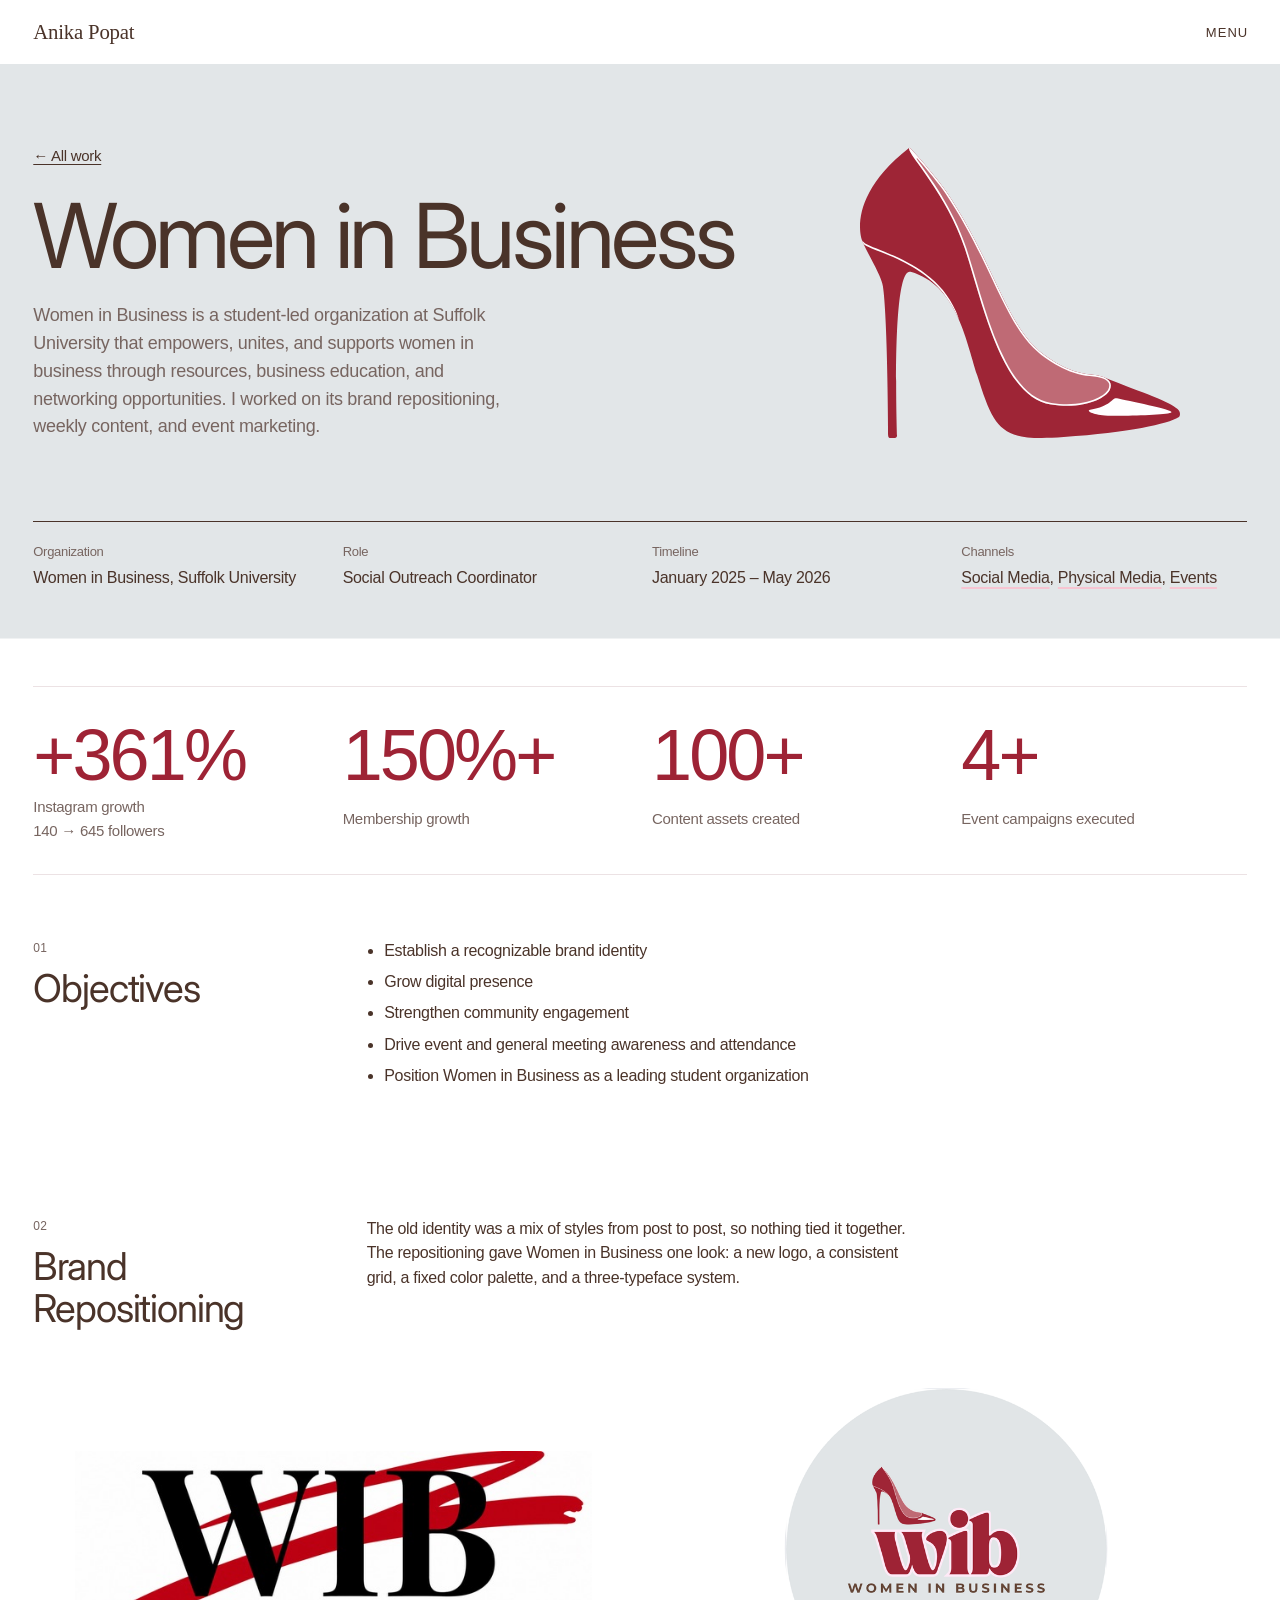
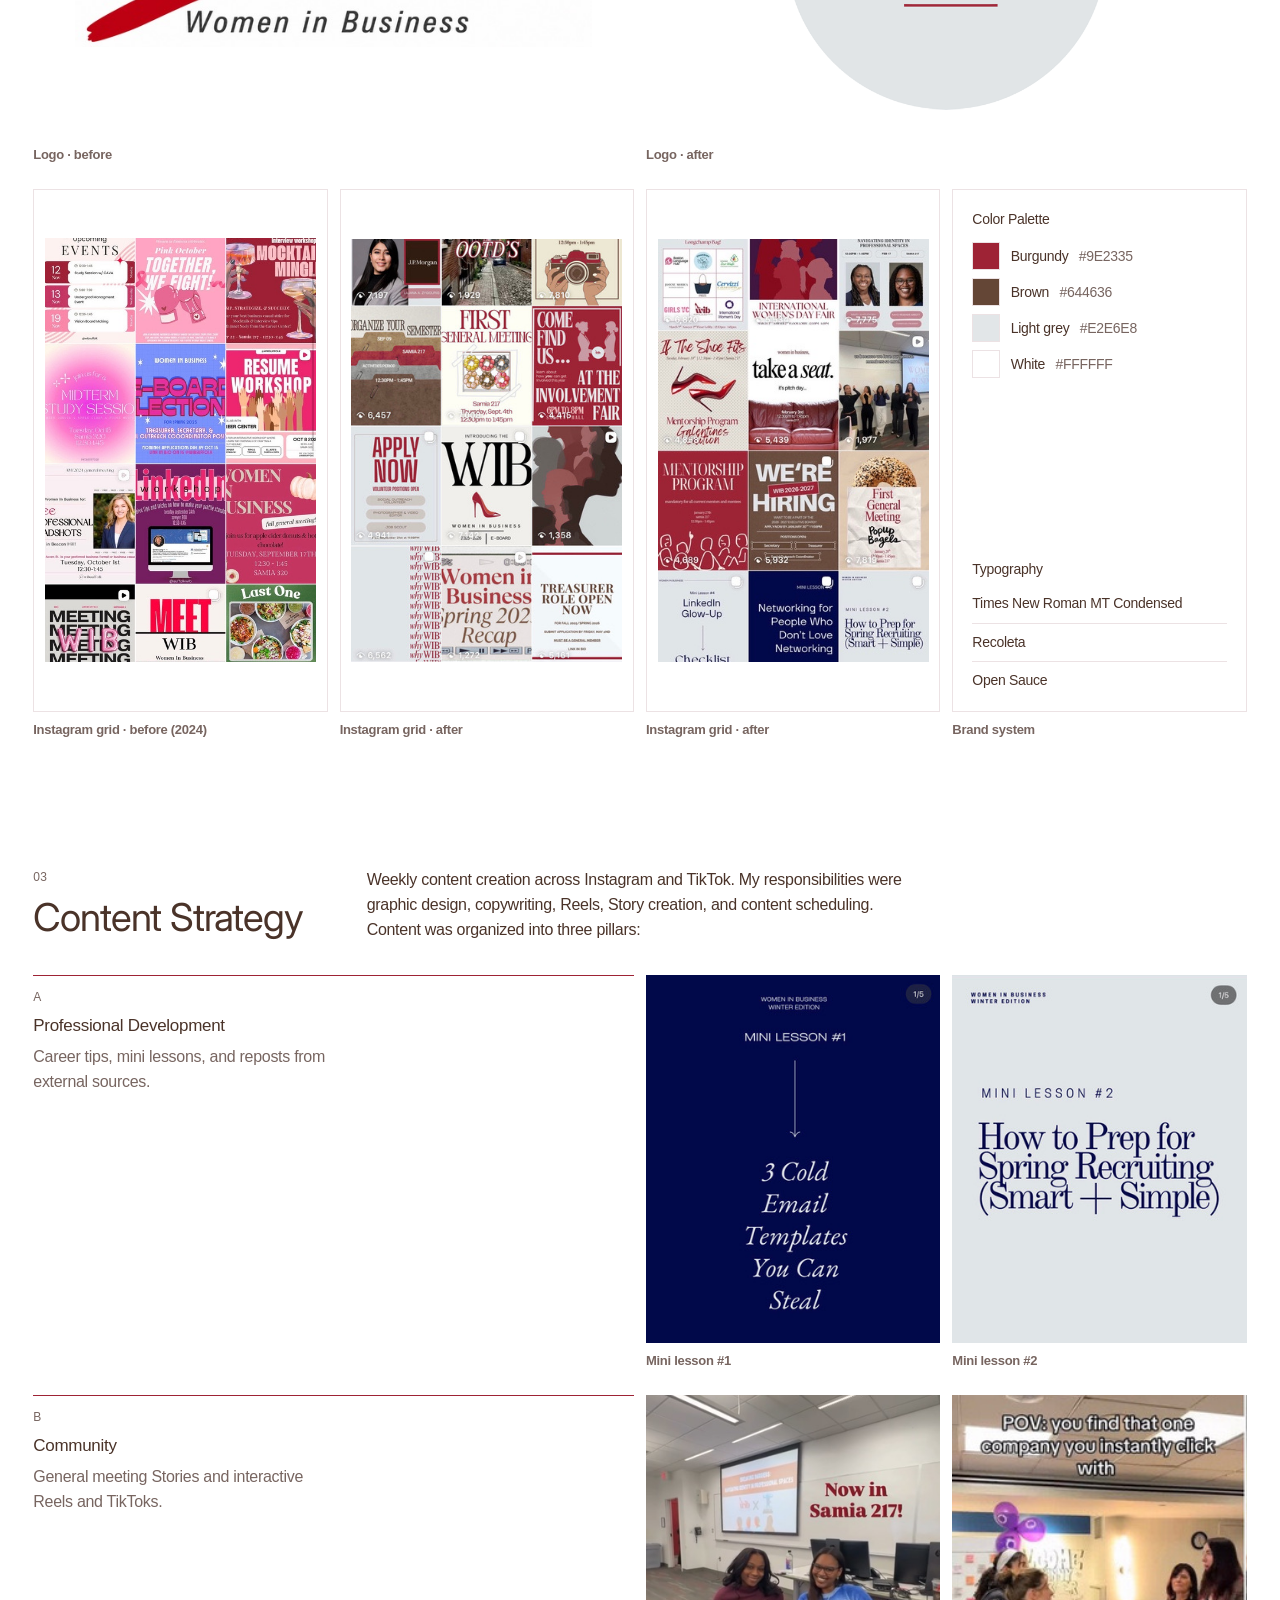
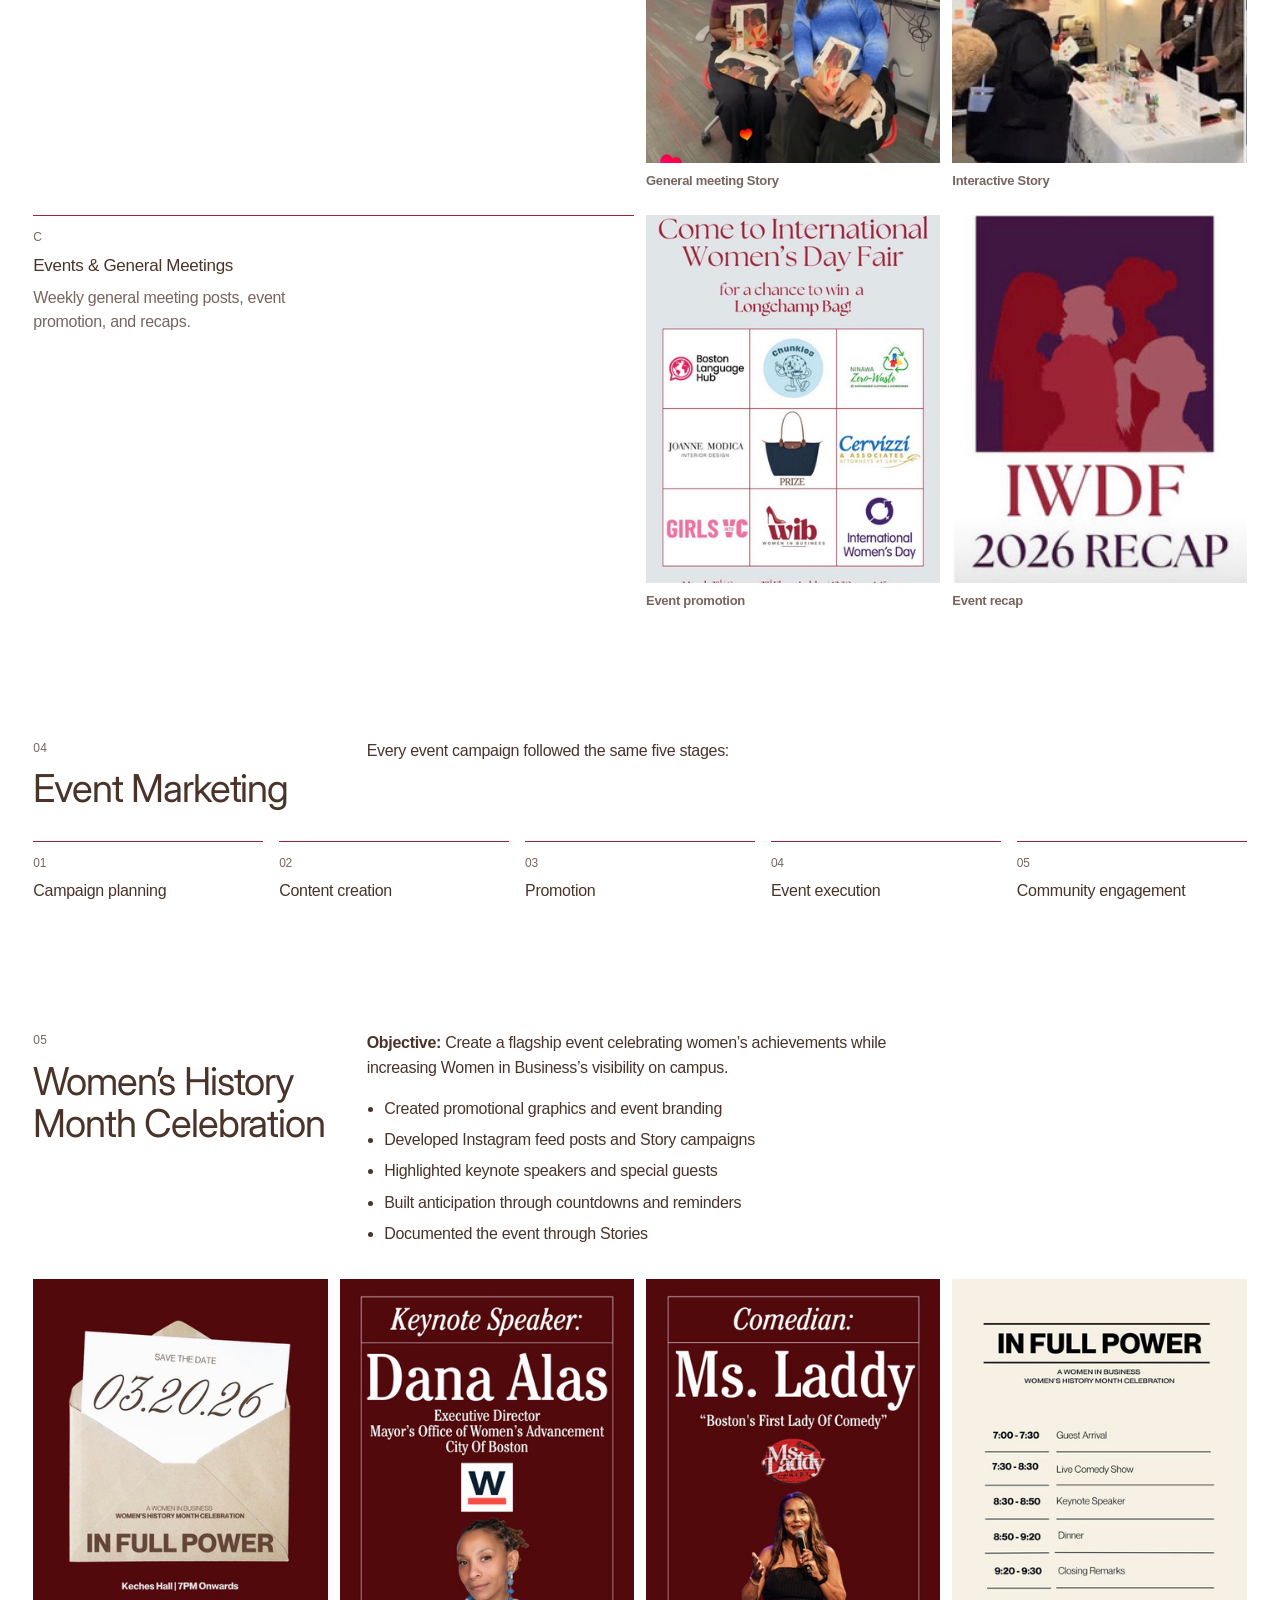
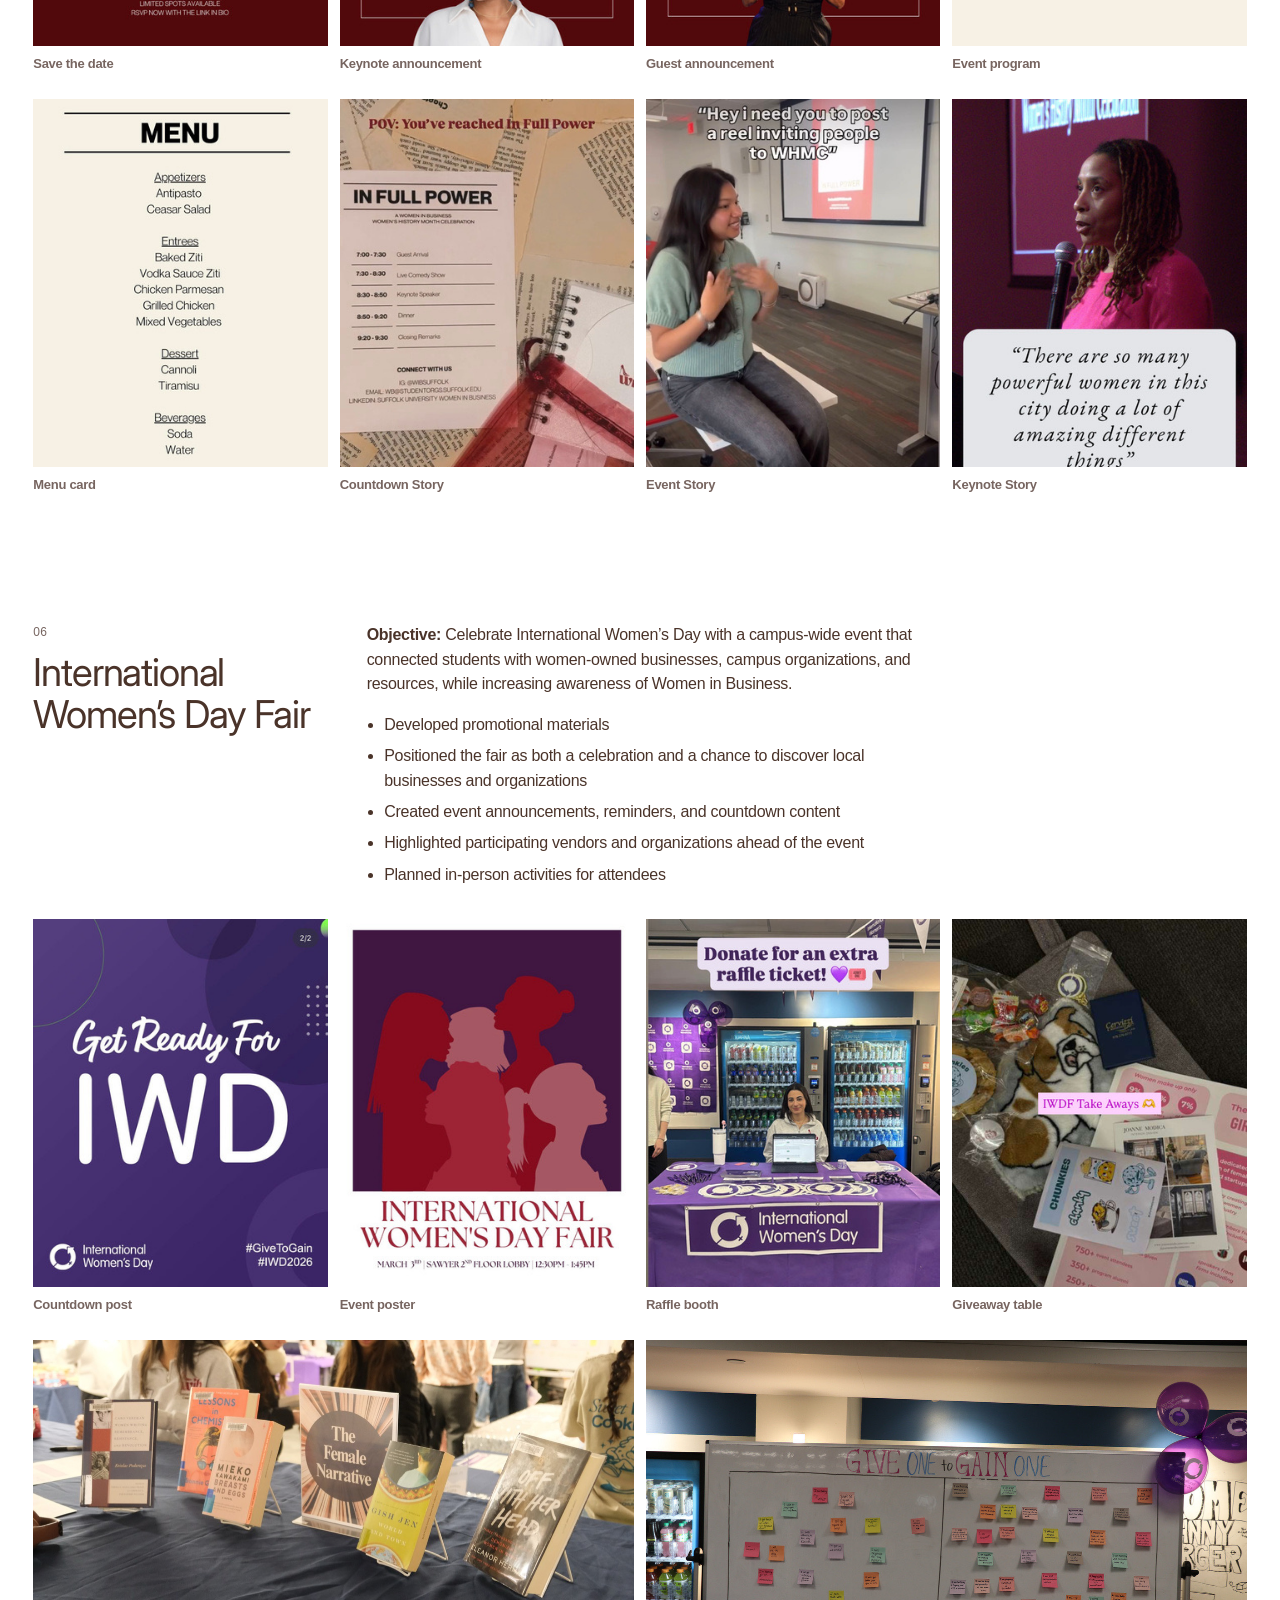
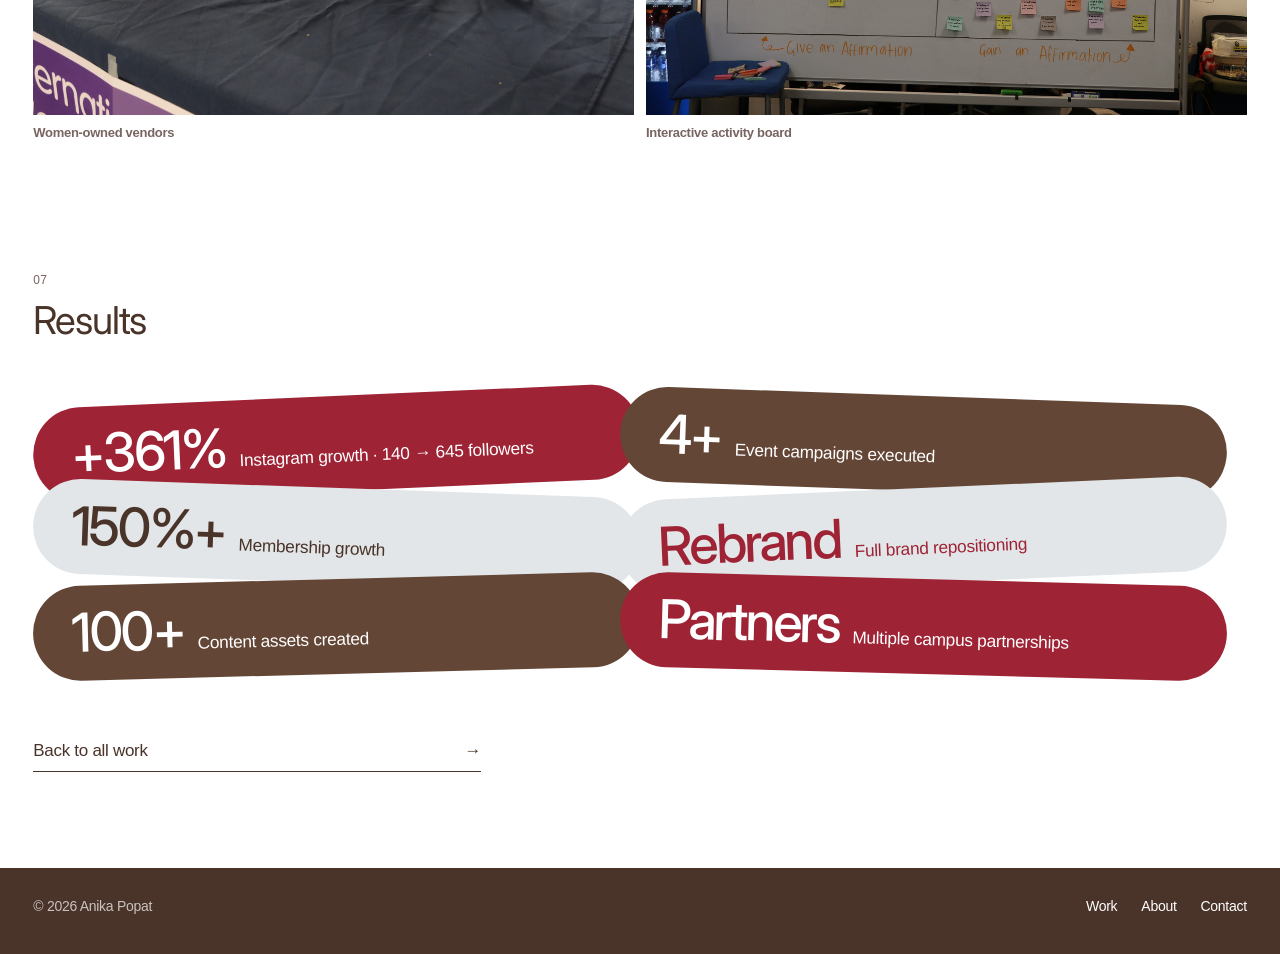
<file: women-in-business.html>
<!doctype html>
<html lang="en" data-show-placeholders>
<head>
  <meta charset="utf-8">
  <meta name="viewport" content="width=device-width, initial-scale=1">
  <title>Women in Business — Anika Popat</title>
  <meta name="description" content="Brand repositioning, content strategy, and event marketing for Women in Business at Suffolk University. Instagram +361%, membership +150%.">
  <meta property="og:title" content="Women in Business — Anika Popat">
  <meta property="og:description" content="Brand repositioning, content strategy, and event marketing for Suffolk University's Women in Business.">
  <meta property="og:type" content="article">
  <meta name="theme-color" content="#ffffff">
  <link rel="icon" href="data:image/svg+xml,%3Csvg xmlns='http://www.w3.org/2000/svg' viewBox='0 0 32 32'%3E%3Crect width='32' height='32' fill='%23121211'/%3E%3Ctext x='16' y='24' font-family='Georgia,serif' font-size='22' fill='%23f2f2ef' text-anchor='middle'%3EA%3C/text%3E%3C/svg%3E">
  <link rel="preconnect" href="https://fonts.googleapis.com">
  <link rel="preconnect" href="https://fonts.gstatic.com" crossorigin>
  <link rel="stylesheet" href="https://fonts.googleapis.com/css2?family=Inter:wght@400;500;600&family=Tinos:ital,wght@0,400;0,700;1,400&display=swap">
  <link rel="stylesheet" href="css/styles.css">
  <script src="js/main.js" defer></script>
</head>
<body>
  <a class="skip-link" href="#main">Skip to content</a>

  <header class="site-header wrap">
    <a class="site-header__mark" href="index.html">Anika Popat</a>
    <button class="menu-toggle" type="button" aria-expanded="false" aria-controls="site-menu">
      <span class="smallcaps" data-label>Menu</span>
    </button>
  </header>

  <div class="menu" id="site-menu" aria-hidden="true">
    <nav class="menu__inner wrap" aria-label="Main">
      <ol class="menu__list" role="list">
        <li class="menu__item"><a class="menu__link" href="work.html" aria-current="page"><span class="menu__num">01</span><span class="menu__label">Work</span></a></li>
        <li class="menu__item"><a class="menu__link" href="about.html"><span class="menu__num">02</span><span class="menu__label">About</span></a></li>
        <li class="menu__item"><a class="menu__link" href="contact.html"><span class="menu__num">03</span><span class="menu__label">Contact</span></a></li>
      </ol>
    </nav>
    <div class="menu__foot wrap">
      <span>© <span data-year>2026</span> Anika Popat</span>
      <ul role="list">
        <li><a href="https://www.linkedin.com/in/anikapopat">LinkedIn</a></li>
        <li><a href="assets/Anika-Popat-Resume.pdf">Resume</a></li>
      </ul>
    </div>
  </div>

  <main id="main">
    <article class="wrap" style="--proj:#9e2335; --proj-bg:#e2e6e8">
      <header class="cs-head cs-band">
        <div class="cs-band__text">
          <a class="cs-back" href="work.html">← All work</a>
          <h1 class="cs-title">Women in Business</h1>
          <p class="cs-summary">Women in Business is a student-led organization at Suffolk University that empowers, unites, and supports women in business through resources, business education, and networking opportunities. I worked on its brand repositioning, weekly content, and event marketing.</p>
        </div>
        <div class="cs-band__art" style="--art-w:20rem"><img src="assets/work/women-in-business/heel.svg" alt="" width="4014" height="3656"></div>

        <dl class="cs-facts">
          <div><dt>Organization</dt><dd>Women in Business, Suffolk University</dd></div>
          <div><dt>Role</dt><dd>Social Outreach Coordinator</dd></div>
          <div><dt>Timeline</dt><dd>January 2025 – May 2026</dd></div>
          <div><dt>Channels</dt><dd class="jump-links"><a href="#content">Social Media</a>, <a href="#physical-media">Physical Media</a>, <a href="#events">Events</a></dd></div>
        </dl>
      </header>

      <div class="cs-results" aria-label="Results">
        <div><strong>+361%</strong><span>Instagram growth<br>140 → 645 followers</span></div>
        <div><strong>150%+</strong><span>Membership growth</span></div>
        <div><strong>100+</strong><span>Content assets created</span></div>
        <div><strong>4+</strong><span>Event campaigns executed</span></div>
      </div>

      <section class="cs-section" aria-labelledby="objectives">
        <div class="cs-label"><span class="cs-num">01</span><h2 id="objectives">Objectives</h2></div>
        <div class="cs-section__body">
          <ul>
            <li>Establish a recognizable brand identity</li>
            <li>Grow digital presence</li>
            <li>Strengthen community engagement</li>
            <li>Drive event and general meeting awareness and attendance</li>
            <li>Position Women in Business as a leading student organization</li>
          </ul>
        </div>
      </section>

      <section class="cs-section" aria-labelledby="brand">
        <div class="cs-label"><span class="cs-num">02</span><h2 id="brand">Brand Repositioning</h2></div>
        <div class="cs-section__body">
          <p>The old identity was a mix of styles from post to post, so nothing tied it together. The repositioning gave Women in Business one look: a new logo, a consistent grid, a fixed color palette, and a three-typeface system.</p>
        </div>

        <div class="cs-wide grid4">
            <figure class="t t--wide t--frame t--bare"><div class="t__img"><img src="assets/work/women-in-business/logo-before.jpg" alt="Previous Women in Business logo: bold black WIB lettering with a red brushstroke" width="610" height="232" loading="lazy"></div><figcaption>Logo · before</figcaption></figure>
            <figure class="t t--wide t--frame t--bare t--circle"><div class="t__img"><img src="assets/work/women-in-business/logo-after.png" alt="New Women in Business logo: burgundy lowercase wib with a red stiletto in a grey circle" width="555" height="553" loading="lazy"></div><figcaption>Logo · after</figcaption></figure>
            <figure class="t t--tall t--frame t--lead"><div class="t__img"><img src="assets/work/women-in-business/feed-before.jpg" alt="Previous Instagram grid with mixed pink, purple and green post styles" width="472" height="739" loading="lazy"></div><figcaption>Instagram grid · before (2024)</figcaption></figure>
            <figure class="t t--tall t--frame"><div class="t__img"><img src="assets/work/women-in-business/feed-after-1.jpg" alt="Rebranded Instagram grid in burgundy, cream and grey, with event and recruitment posts" width="354" height="554" loading="lazy"></div><figcaption>Instagram grid · after</figcaption></figure>
            <figure class="t t--tall t--frame"><div class="t__img"><img src="assets/work/women-in-business/feed-after-2.jpg" alt="Rebranded Instagram grid with mentorship, hiring and mini-lesson posts" width="354" height="554" loading="lazy"></div><figcaption>Instagram grid · after</figcaption></figure>
            <figure class="t t--tall t--kit">
              <div class="t__img kit">
                <div>
                  <h3>Color Palette</h3>
                  <ul class="swatches" role="list">
                    <li><span class="swatch" style="background:#9e2335"></span>Burgundy <code>#9E2335</code></li>
                    <li><span class="swatch" style="background:#644636"></span>Brown <code>#644636</code></li>
                    <li><span class="swatch" style="background:#e2e6e8"></span>Light grey <code>#E2E6E8</code></li>
                    <li><span class="swatch" style="background:#ffffff"></span>White <code>#FFFFFF</code></li>
                  </ul>
                </div>
                <div>
                  <h3>Typography</h3>
                  <ul class="type-list" role="list">
                    <li>Times New Roman MT Condensed</li>
                    <li>Recoleta</li>
                    <li>Open Sauce</li>
                  </ul>
                </div>
              </div>
              <figcaption>Brand system</figcaption>
            </figure>
        </div>
      </section>

      <section class="cs-section" aria-labelledby="content">
        <div class="cs-label"><span class="cs-num">03</span><h2 id="content">Content Strategy</h2></div>
        <div class="cs-section__body">
          <p>Weekly content creation across Instagram and TikTok. My responsibilities were graphic design, copywriting, Reels, Story creation, and content scheduling. Content was organized into three pillars:</p>
        </div>

        <div class="cs-wide grid4 pillars">
          <div class="t--text">
            <h3><span class="cs-num">A</span>Professional Development</h3>
            <p>Career tips, mini lessons, and reposts from external sources.</p>
          </div>
            <figure class="t"><div class="t__img"><img src="assets/work/women-in-business/pillar-career-1.jpg" alt="Mini Lesson #1 post: 3 Cold Email Templates You Can Steal" width="354" height="438" loading="lazy"></div><figcaption>Mini lesson #1</figcaption></figure>
            <figure class="t"><div class="t__img"><img src="assets/work/women-in-business/pillar-career-2.jpg" alt="Mini Lesson #2 post: How to Prep for Spring Recruiting (Smart + Simple)" width="354" height="443" loading="lazy"></div><figcaption>Mini lesson #2</figcaption></figure>

          <div class="t--text">
            <h3><span class="cs-num">B</span>Community</h3>
            <p>General meeting Stories and interactive Reels and TikToks.</p>
          </div>
            <figure class="t"><div class="t__img"><img src="assets/work/women-in-business/pillar-community-1.jpg" alt="Story of two members at a general meeting" width="354" height="579" loading="lazy"></div><figcaption>General meeting Story</figcaption></figure>
            <figure class="t"><div class="t__img"><img src="assets/work/women-in-business/pillar-community-3.jpg" alt="Story from a member event" width="237" height="415" loading="lazy"></div><figcaption>Interactive Story</figcaption></figure>

          <div class="t--text">
            <h3><span class="cs-num">C</span>Events &amp; General Meetings</h3>
            <p>Weekly general meeting posts, event promotion, and recaps.</p>
          </div>
            <figure class="t"><div class="t__img"><img src="assets/work/women-in-business/pillar-events-1.jpg" alt="Promotional post for the International Women's Day Fair listing partner organizations" width="354" height="473" loading="lazy"></div><figcaption>Event promotion</figcaption></figure>
            <figure class="t"><div class="t__img"><img src="assets/work/women-in-business/pillar-events-2.jpg" alt="IWDF 2026 Recap Story cover" width="237" height="417" loading="lazy"></div><figcaption>Event recap</figcaption></figure>
        </div>
      </section>

      <section class="cs-section" aria-labelledby="events">
        <div class="cs-label"><span class="cs-num">04</span><h2 id="events">Event Marketing</h2></div>
        <div class="cs-section__body">
          <p>Every event campaign followed the same five stages:</p>
        </div>
        <ol class="cs-wide steps" role="list">
          <li><span>01</span>Campaign planning</li>
          <li><span>02</span>Content creation</li>
          <li><span>03</span>Promotion</li>
          <li><span>04</span>Event execution</li>
          <li><span>05</span>Community engagement</li>
        </ol>
      </section>

      <section class="cs-section" aria-labelledby="whm">
        <div class="cs-label"><span class="cs-num">05</span><h2 id="whm">Women’s History Month Celebration</h2></div>
        <div class="cs-section__body">
          <p><strong>Objective:</strong> Create a flagship event celebrating women’s achievements while increasing Women in Business’s visibility on campus.</p>
          <ul>
            <li>Created promotional graphics and event branding</li>
            <li>Developed Instagram feed posts and Story campaigns</li>
            <li>Highlighted keynote speakers and special guests</li>
            <li>Built anticipation through countdowns and reminders</li>
            <li>Documented the event through Stories</li>
          </ul>
        </div>
        <div class="cs-wide grid4" id="physical-media">
            <figure class="t"><div class="t__img"><img src="assets/work/women-in-business/whm-save-the-date.jpg" alt="In Full Power save-the-date graphic for 03.20.26" width="354" height="440" loading="lazy"></div><figcaption>Save the date</figcaption></figure>
            <figure class="t"><div class="t__img"><img src="assets/work/women-in-business/whm-keynote.jpg" alt="Keynote speaker announcement: Dana Alas, Executive Director, Mayor's Office of Women's Advancement, City of Boston" width="354" height="440" loading="lazy"></div><figcaption>Keynote announcement</figcaption></figure>
            <figure class="t"><div class="t__img"><img src="assets/work/women-in-business/whm-comedian.jpg" alt="Special guest announcement: comedian Ms. Laddy" width="354" height="442" loading="lazy"></div><figcaption>Guest announcement</figcaption></figure>
            <figure class="t"><div class="t__img"><img src="assets/work/women-in-business/whm-program.jpg" alt="In Full Power event program with schedule" width="354" height="441" loading="lazy"></div><figcaption>Event program</figcaption></figure>
            <figure class="t"><div class="t__img"><img src="assets/work/women-in-business/whm-menu.jpg" alt="Event menu card designed to match the In Full Power branding" width="354" height="440" loading="lazy"></div><figcaption>Menu card</figcaption></figure>
            <figure class="t"><div class="t__img"><img src="assets/work/women-in-business/whm-story.jpg" alt="POV Story showing the In Full Power program among book pages" width="354" height="632" loading="lazy"></div><figcaption>Countdown Story</figcaption></figure>
            <figure class="t"><div class="t__img"><img src="assets/work/women-in-business/whm-event-1.jpg" alt="Story from the event: speaker presenting to the audience" width="354" height="629" loading="lazy"></div><figcaption>Event Story</figcaption></figure>
            <figure class="t"><div class="t__img"><img src="assets/work/women-in-business/whm-event-2.jpg" alt="Story from the event: keynote speaker on stage with a quote overlay" width="354" height="628" loading="lazy"></div><figcaption>Keynote Story</figcaption></figure>
        </div>
      </section>

      <section class="cs-section" aria-labelledby="iwd">
        <div class="cs-label"><span class="cs-num">06</span><h2 id="iwd">International Women’s Day Fair</h2></div>
        <div class="cs-section__body">
          <p><strong>Objective:</strong> Celebrate International Women’s Day with a campus-wide event that connected students with women-owned businesses, campus organizations, and resources, while increasing awareness of Women in Business.</p>
          <ul>
            <li>Developed promotional materials</li>
            <li>Positioned the fair as both a celebration and a chance to discover local businesses and organizations</li>
            <li>Created event announcements, reminders, and countdown content</li>
            <li>Highlighted participating vendors and organizations ahead of the event</li>
            <li>Planned in-person activities for attendees</li>
          </ul>
        </div>
        <div class="cs-wide grid4">
            <figure class="t"><div class="t__img"><img src="assets/work/women-in-business/iwd-promo-1.jpg" alt="Get Ready for IWD promotional post" width="354" height="439" loading="lazy"></div><figcaption>Countdown post</figcaption></figure>
            <figure class="t"><div class="t__img"><img src="assets/work/women-in-business/iwd-poster.jpg" alt="International Women's Day Fair poster with illustrated women in burgundy and pink" width="354" height="449" loading="lazy"></div><figcaption>Event poster</figcaption></figure>
            <figure class="t"><div class="t__img"><img src="assets/work/women-in-business/iwd-booth.jpg" alt="Women in Business booth at the fair with a raffle sign" width="354" height="620" loading="lazy"></div><figcaption>Raffle booth</figcaption></figure>
            <figure class="t"><div class="t__img"><img src="assets/work/women-in-business/iwd-table.jpg" alt="Giveaway table with branded items at the fair" width="354" height="629" loading="lazy"></div><figcaption>Giveaway table</figcaption></figure>
            <figure class="t t--wide"><div class="t__img"><img src="assets/work/women-in-business/iwd-vendors.jpg" alt="Vendor table with books by women authors at the fair" width="1200" height="801" loading="lazy"></div><figcaption>Women-owned vendors</figcaption></figure>
            <figure class="t t--wide"><div class="t__img"><img src="assets/work/women-in-business/iwd-board.jpg" alt="Interactive board covered in sticky notes from attendees" width="1200" height="800" loading="lazy"></div><figcaption>Interactive activity board</figcaption></figure>
        </div>
      </section>

      <section class="cs-section cs-section--results" aria-labelledby="results">
        <div class="cs-label"><span class="cs-num">07</span><h2 id="results">Results</h2></div>
        <ul class="cs-wide bubbles" role="list">
          <li class="bubble" style="--b:#9e2335; --c:#ffffff"><strong>+361%</strong><span>Instagram growth · 140 → 645 followers</span></li>
          <li class="bubble" style="--b:#e2e6e8; --c:#4a3329"><strong>150%+</strong><span>Membership growth</span></li>
          <li class="bubble" style="--b:#644636; --c:#ffffff"><strong>100+</strong><span>Content assets created</span></li>
          <li class="bubble" style="--b:#644636; --c:#ffffff"><strong>4+</strong><span>Event campaigns executed</span></li>
          <li class="bubble" style="--b:#e2e6e8; --c:#9e2335"><strong>Rebrand</strong><span>Full brand repositioning</span></li>
          <li class="bubble" style="--b:#9e2335; --c:#ffffff"><strong>Partners</strong><span>Multiple campus partnerships</span></li>
        </ul>
      </section>

      <div class="cs-next">
        <a class="rule-link" href="work.html">Back to all work <span class="rule-link__arrow" aria-hidden="true">→</span></a>
      </div>
    </article>
  </main>

  <footer class="site-footer">
    <div class="site-footer__inner wrap">
      <span>© <span data-year>2026</span> Anika Popat</span>
      <ul role="list">
        <li><a href="work.html">Work</a></li>
        <li><a href="about.html">About</a></li>
        <li><a href="contact.html">Contact</a></li>
      </ul>
    </div>
  </footer>
</body>
</html>
</file>
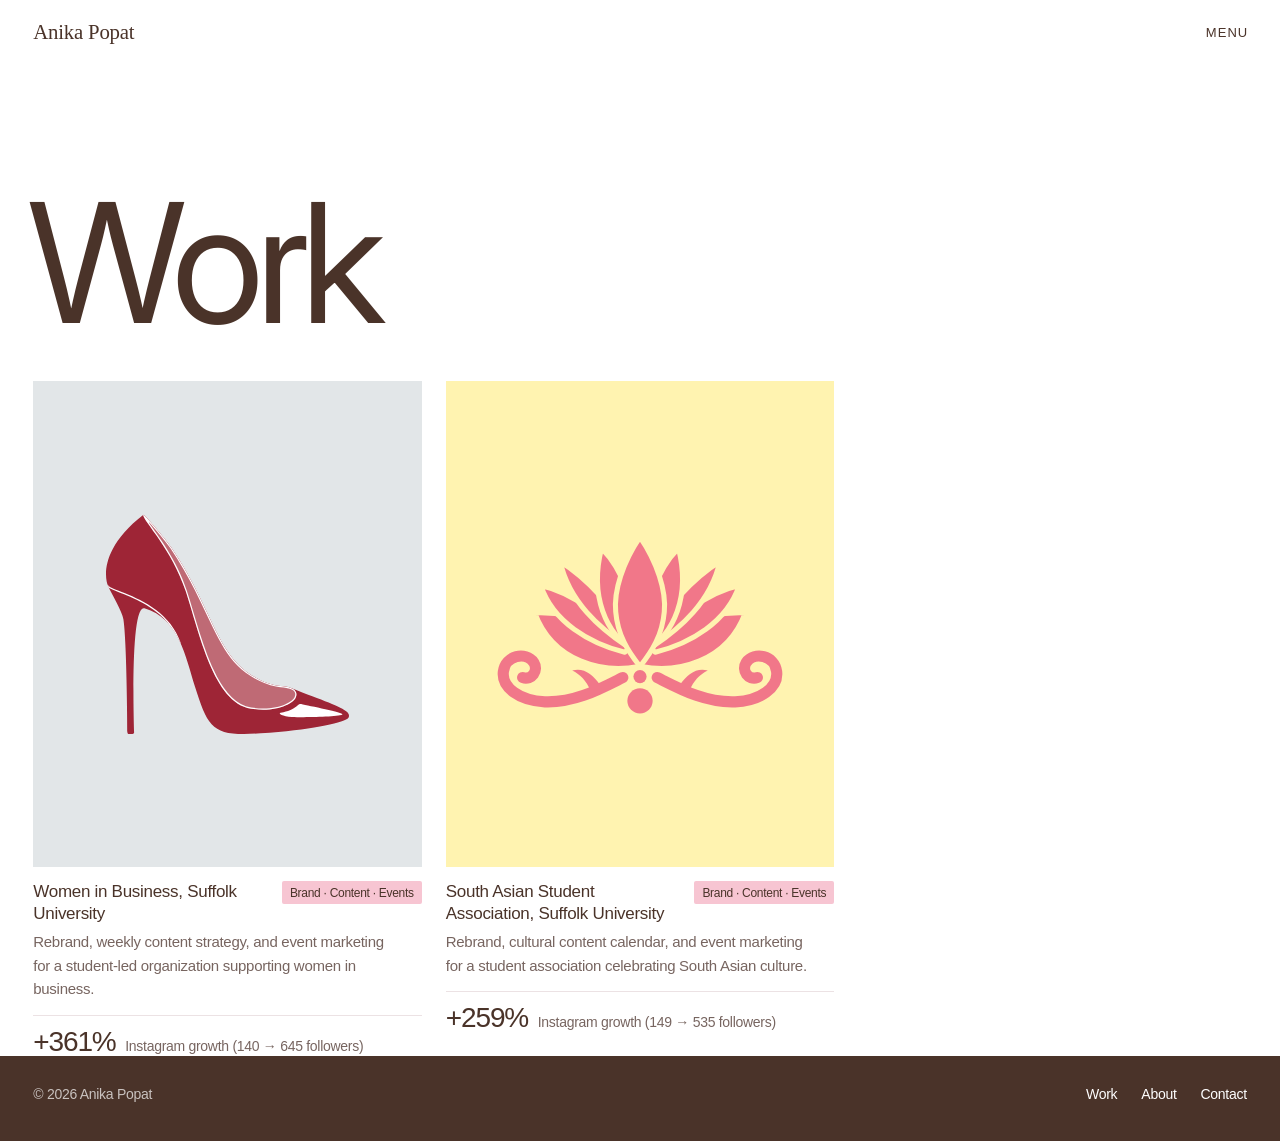
<file: work.html>
<!doctype html>
<!-- Remove data-show-placeholders once all your real content is in (see README.md) -->
<html lang="en" data-show-placeholders>
<head>
  <meta charset="utf-8">
  <meta name="viewport" content="width=device-width, initial-scale=1">
  <title>Work — Anika Popat</title>
  <meta name="description" content="Brand, content, and event marketing work by Anika Popat.">
  <meta property="og:title" content="Work — Anika Popat">
  <meta property="og:type" content="website">
  <meta name="theme-color" content="#ffffff">
  <link rel="icon" href="data:image/svg+xml,%3Csvg xmlns='http://www.w3.org/2000/svg' viewBox='0 0 32 32'%3E%3Crect width='32' height='32' fill='%23121211'/%3E%3Ctext x='16' y='24' font-family='Georgia,serif' font-size='22' fill='%23f2f2ef' text-anchor='middle'%3EA%3C/text%3E%3C/svg%3E">
  <link rel="preconnect" href="https://fonts.googleapis.com">
  <link rel="preconnect" href="https://fonts.gstatic.com" crossorigin>
  <link rel="stylesheet" href="https://fonts.googleapis.com/css2?family=Inter:wght@400;500;600&family=Tinos:ital,wght@0,400;0,700;1,400&display=swap">
  <link rel="stylesheet" href="css/styles.css">
  <script src="js/main.js" defer></script>
</head>
<body>
  <a class="skip-link" href="#main">Skip to content</a>

  <header class="site-header wrap">
    <a class="site-header__mark" href="index.html">Anika Popat</a>
    <button class="menu-toggle" type="button" aria-expanded="false" aria-controls="site-menu">
      <span class="smallcaps" data-label>Menu</span>
    </button>
  </header>

  <div class="menu" id="site-menu" aria-hidden="true">
    <nav class="menu__inner wrap" aria-label="Main">
      <ol class="menu__list" role="list">
        <li class="menu__item"><a class="menu__link" href="work.html" aria-current="page"><span class="menu__num">01</span><span class="menu__label">Work</span></a></li>
        <li class="menu__item"><a class="menu__link" href="about.html"><span class="menu__num">02</span><span class="menu__label">About</span></a></li>
        <li class="menu__item"><a class="menu__link" href="contact.html"><span class="menu__num">03</span><span class="menu__label">Contact</span></a></li>
      </ol>
    </nav>
    <div class="menu__foot wrap">
      <span>© <span data-year>2026</span> Anika Popat</span>
      <ul role="list">
        <li><a href="https://www.linkedin.com/in/anikapopat">LinkedIn</a></li>
        <li><a href="assets/Anika-Popat-Resume.pdf">Resume</a></li>
      </ul>
    </div>
  </div>

  <main id="main">
    <div class="page-intro wrap">
      <h1 class="page-title">Work</h1>
      <!--
        CATEGORY FILTERS: switched off while there are only a couple of projects.
        To bring them back (once you have 5–6 projects in different categories),
        paste this inside this page-intro div, after the <h1>; css/styles.css and
        js/main.js already support it:

        <div class="filters" data-filters role="group" aria-label="Filter case studies by category">
          <button class="filter" type="button" data-filter="all" aria-pressed="true">All<span class="filter__count"></span></button>
          <button class="filter" type="button" data-filter="influencer" aria-pressed="false">Influencer<span class="filter__count"></span></button>
          <button class="filter" type="button" data-filter="content" aria-pressed="false">Content<span class="filter__count"></span></button>
          <button class="filter" type="button" data-filter="campaigns" aria-pressed="false">Campaigns<span class="filter__count"></span></button>
          <button class="filter" type="button" data-filter="brand" aria-pressed="false">Brand<span class="filter__count"></span></button>
        </div>
        (and put <p id="filter-status" class="visually-hidden" role="status" aria-live="polite"></p> right after this div)
      -->
    </div>

    <!--
      ================================================================
      CASE STUDIES — EDIT HERE
      Each <li class="case"> is one project. For each one:
        1. data-category  → one or more of: influencer, content, campaigns, brand
                             (space-separated, e.g. "brand content"); filter buttons
                             with no matching projects hide themselves
        2. .tag text      → the visible category label
        3. .case__title, .case__brief, .case__stat, .case__stat-label
        4. Cover image: replace the whole <div class="case__ph">…</div> with
             <img src="assets/work/your-image.jpg" alt="Short description"
                  width="1200" height="1500" loading="lazy">
           The --ratio on .case__media sets the crop (4 / 5, 1 / 1, 4 / 3 …).
           Mixing ratios is what makes the grid feel editorial, not templated.
        5. Point href at the real case study page (copy case-study.html).
        6. Delete the data-placeholder attribute when it's real.
      ================================================================
    -->
    <div class="wrap">
    <ul class="work-grid" role="list">

      <li class="case" data-category="brand content campaigns">
        <a class="case__link" href="women-in-business.html">
          <div class="case__media" style="--ratio: 4 / 5">
            <div class="case__ph cover-graphic" style="--ph-bg:#e2e6e8">
              <img src="assets/work/women-in-business/heel.svg" alt="" width="4014" height="3656">
            </div>
          </div>
          <div class="case__row">
            <h2 class="case__title">Women in Business, Suffolk University</h2>
            <span class="tag">Brand · Content · Events</span>
          </div>
          <p class="case__brief">Rebrand, weekly content strategy, and event marketing for a student-led organization supporting women in business.</p>
          <p class="case__result"><span class="case__stat">+361%</span><span class="case__stat-label">Instagram growth (140 → 645 followers)</span></p>
        </a>
      </li>

      <li class="case" data-category="brand content campaigns">
        <a class="case__link" href="south-asian-student-association.html">
          <div class="case__media" style="--ratio: 4 / 5">
            <div class="case__ph cover-graphic" style="--ph-bg:#fff3b0; --graphic-pad:8%; --graphic-w:88%">
              <img src="assets/work/south-asian-student-association/lotus.svg" alt="" width="568" height="368" loading="lazy">
            </div>
          </div>
          <div class="case__row">
            <h2 class="case__title">South Asian Student Association, Suffolk University</h2>
            <span class="tag">Brand · Content · Events</span>
          </div>
          <p class="case__brief">Rebrand, cultural content calendar, and event marketing for a student association celebrating South Asian culture.</p>
          <p class="case__result"><span class="case__stat">+259%</span><span class="case__stat-label">Instagram growth (149 → 535 followers)</span></p>
        </a>
      </li>

    </ul>
    <p class="work-empty" hidden>Nothing in this category yet.</p>
    </div>
  </main>

  <footer class="site-footer">
    <div class="site-footer__inner wrap">
      <span>© <span data-year>2026</span> Anika Popat</span>
      <ul role="list">
        <li><a href="work.html">Work</a></li>
        <li><a href="about.html">About</a></li>
        <li><a href="contact.html">Contact</a></li>
      </ul>
    </div>
  </footer>
</body>
</html>
</file>
<file: css/styles.css>
/* ==========================================================================
   Anika Popat — Portfolio
   One stylesheet for every page. Edit the tokens in :root to retheme.
   ========================================================================== */

:root {
  /* Anika's palette: white + espresso + baby pink.
     Baby pink is too light for text on white, so on white it's used as a
     FILL (highlights, tags, rules); on black it can be text and marks. */
  --bg: #ffffff;              /* white */
  --ink: #4a3329;             /* mocha brown */
  --muted: #776560;           /* warm brown-grey */
  --line: #ece2e4;
  --surface: #f6f0f1;
  --accent: #f7c5d2;          /* baby pink */
  --accent-text: #b8456a;     /* deeper rose for small text on white (hovers, labels) */
  --accent-light: #f7c5d2;
  --accent-ink: #4a3329;
  --accent-tint: #f7c5d2;
  --block: #4a3329;           /* espresso: closing block, footer, menu */
  --block-ink: #ffffff;
  --band: rgba(247, 197, 210, 0.35);   /* see-through baby pink wash */
  --band-ink: #4a3329;
  --band-star: #b8456a;
  --pop: #f7c5d2;             /* text selection */
  --menu-bg: #4a3329;
  --menu-ink: #ffffff;
  --menu-muted: #b3a29b;
  --menu-line: rgba(255, 255, 255, 0.16);
  --menu-dot: #f7c5d2;

  /* Type */
  /* Headlines: Times New Roman (Tinos is a free, identical stand-in for devices
     without it, mostly Android), squeezed horizontally by --squeeze to read as
     a condensed Times. 1 = normal width, 0.7 = very condensed. */
  --serif: "Times New Roman", Tinos, Times, serif;
  --squeeze: 0.78;
  /* Body text: Neue Haas Grotesk where installed; otherwise Helvetica Neue
     (its direct descendant, on every Mac/iPhone), then Helvetica/Arial. */
  --sans: "Neue Haas Grotesk Text Pro", "Neue Haas Grotesk Text", "Helvetica Neue",
          Helvetica, Arial, sans-serif;
  /* Tightens the body font so it reads slightly condensed.
     0 = normal; more negative = tighter (keep it above about -0.03em). */
  --sans-tracking: -0.018em;

  /* Layout */
  --gutter: clamp(1rem, 2.6vw, 2.25rem);
  --header-h: 4rem;
  --max: 110rem;

  --ease: cubic-bezier(0.2, 0.7, 0.1, 1);
}

/* --------------------------------------------------------------------------
   Base
   -------------------------------------------------------------------------- */
*, *::before, *::after { box-sizing: border-box; }

html {
  scroll-behavior: smooth;             /* in-page links glide (off for reduced motion) */
  -webkit-text-size-adjust: 100%;
  text-size-adjust: 100%;
}

body {
  margin: 0;
  background: var(--bg);
  color: var(--ink);
  font-family: var(--sans);
  font-size: 1rem;
  line-height: 1.55;
  letter-spacing: var(--sans-tracking);
  -webkit-font-smoothing: antialiased;
  text-rendering: optimizeLegibility;
}

body.menu-open { overflow: hidden; }

img { display: block; max-width: 100%; height: auto; }

::selection { background: var(--pop); color: var(--ink); }

a { color: inherit; text-decoration-thickness: 1px; text-underline-offset: 0.2em; }
a:hover { color: var(--accent-text); }

h1, h2, h3, p, ul, ol, figure, dl, dd { margin: 0; }
ul[role="list"], ol[role="list"] { list-style: none; padding: 0; }

:focus-visible {
  outline: 2px solid var(--accent-text);
  outline-offset: 3px;
}

/* A single highlighted word or mark in the signature color */
.hl {
  font-style: normal;
  background: linear-gradient(transparent 58%, var(--accent) 58%, var(--accent) 92%, transparent 92%);
  -webkit-box-decoration-break: clone;
  box-decoration-break: clone;
}
.hero__intro .hl { background: var(--accent); padding: 0 0.15em; border-radius: 2px; }

.visually-hidden {
  position: absolute !important;
  width: 1px; height: 1px;
  overflow: hidden;
  clip: rect(0 0 0 0);
  clip-path: inset(50%);
  white-space: nowrap;
}

.skip-link {
  position: absolute;
  left: var(--gutter);
  top: 0.5rem;
  z-index: 100;
  padding: 0.5rem 0.75rem;
  background: var(--ink);
  color: var(--bg);
  text-decoration: none;
  transform: translateY(-150%);
}
.skip-link:focus { transform: none; color: var(--bg); }

.wrap {
  width: 100%;
  max-width: var(--max);
  margin-inline: auto;
  padding-inline: var(--gutter);
}

/* Small caps label — used for the role/location line and a few quiet labels.
   Deliberately NOT applied to every heading. */
.smallcaps {
  font-variant-caps: all-small-caps;
  letter-spacing: 0.06em;
  font-size: 1.0625rem;
  line-height: 1.2;
}


/* --------------------------------------------------------------------------
   Header (shared) — wordmark · menu
   -------------------------------------------------------------------------- */
.site-header {
  position: relative;
  z-index: 60;
  height: var(--header-h);
  display: grid;
  grid-template-columns: 1fr auto;
  align-items: center;
  gap: 1rem;
  transition: color 0.3s var(--ease);
}

.site-header__mark {
  font-family: var(--serif);
  font-weight: 400;
  font-size: 1.3rem;
  letter-spacing: -0.02em;
  text-decoration: none;
  justify-self: start;
}
.site-header__mark:hover { color: inherit; }


.menu-toggle {
  justify-self: end;
  letter-spacing: inherit;
  appearance: none;
  border: 0;
  background: none;
  color: inherit;
  font: inherit;
  font-weight: 500;
  cursor: pointer;
  padding: 0.5rem 0 0.5rem 0.75rem;
  margin-right: -0.1rem;
}
.menu-toggle:hover { color: var(--accent-text); }
body.menu-open .menu-toggle:hover { color: var(--accent-light); }
.menu-toggle .smallcaps { font-size: 1.125rem; }


/* When the menu is open, header sits on top of the dark overlay */
body.menu-open .site-header {
  position: fixed;
  top: 0; left: 0; right: 0;
  color: var(--menu-ink);
}

/* --------------------------------------------------------------------------
   Full-screen overlay menu
   -------------------------------------------------------------------------- */
.menu {
  position: fixed;
  inset: 0;
  z-index: 50;
  background: var(--menu-bg);
  color: var(--menu-ink);
  display: flex;
  flex-direction: column;
  padding-top: var(--header-h);
  visibility: hidden;
  opacity: 0;
  transition: opacity 0.35s var(--ease), visibility 0s linear 0.35s;
}
.menu.is-open {
  visibility: visible;
  opacity: 1;
  transition: opacity 0.35s var(--ease), visibility 0s;
}

.menu__inner {
  flex: 1;
  display: flex;
  flex-direction: column;
  justify-content: center;
  padding-block: 2rem;
}

.menu__list { border-top: 1px solid var(--menu-line); }
.menu :focus-visible,
body.menu-open .site-header :focus-visible { outline-color: var(--menu-ink); }

.menu__item { border-bottom: 1px solid var(--menu-line); }

.menu__link {
  display: grid;
  grid-template-columns: 3rem 1fr;
  align-items: start;
  padding-block: clamp(0.5rem, 1.6vw, 1rem);
  text-decoration: none;
  color: var(--menu-ink);
}
.menu__num {
  font-size: 0.75rem;
  letter-spacing: 0.04em;
  color: var(--menu-muted);
  padding-top: 0.9em;
  font-variant-numeric: tabular-nums;
}
.menu__label {
  font-family: var(--serif);
  font-size: clamp(3rem, 9vw, 7.5rem);
  line-height: 1.02;
  letter-spacing: -0.03em;
  font-variation-settings: "opsz" 72;
  transition: transform 0.4s var(--ease), color 0.2s;
}
.menu__link:hover .menu__label,
.menu__link:focus-visible .menu__label { color: var(--menu-ink); transform: translateX(0.35em) scaleX(var(--squeeze)); }
.menu__link:hover { color: var(--menu-ink); }

/* The "you are here" dot, straight from the reference */
.menu__link[aria-current="page"] .menu__label::after {
  content: "";
  display: inline-block;
  width: calc(0.13em / var(--squeeze));     /* undo the squeeze so the dot stays round */
  height: 0.13em;
  margin-left: 0.3em;
  border-radius: 50%;
  background: var(--menu-dot);
  vertical-align: 0.05em;
}

.menu__foot {
  display: flex;
  justify-content: space-between;
  flex-wrap: wrap;
  gap: 0.5rem 1.5rem;
  padding-block: 1.25rem;
  font-size: 0.8125rem;
  color: var(--menu-muted);
}
.menu__foot a { color: var(--menu-ink); text-decoration: none; }
.menu__foot a:hover { color: var(--menu-ink); text-decoration: underline; }
.menu__foot ul { display: flex; gap: 1.5rem; }

/* Staggered entrance, only when motion is OK */
@media (prefers-reduced-motion: no-preference) {
  .menu__item {
    opacity: 0;
    transform: translateY(0.75rem);
    transition: opacity 0.5s var(--ease), transform 0.5s var(--ease);
  }
  .menu.is-open .menu__item { opacity: 1; transform: none; }
  .menu.is-open .menu__item:nth-child(2) { transition-delay: 0.05s; }
  .menu.is-open .menu__item:nth-child(3) { transition-delay: 0.1s; }
}

/* --------------------------------------------------------------------------
   Buttons / links with a rule under them ("See the work  →")
   -------------------------------------------------------------------------- */
.rule-link {
  display: flex;
  justify-content: space-between;
  align-items: baseline;
  gap: 2rem;
  padding-bottom: 0.45rem;
  border-bottom: 1px solid currentColor;
  text-decoration: none;
  font-weight: 500;
  font-size: 1.0625rem;
}
.rule-link__arrow { transition: transform 0.3s var(--ease); }
.rule-link:hover .rule-link__arrow { transform: translateX(0.25rem); }


/* Home header (after Porta): identity left · asterisk centre · stacked links right.
   Phones keep the Menu button + overlay. */
.site-header--stacked {
  height: auto;
  min-height: var(--header-h);
  padding-top: 1rem;
  padding-bottom: 0.5rem;
  align-items: start;
}
.site-header__id { display: grid; gap: 0.1rem; }
.site-header__sub { font-size: 0.8125rem; color: var(--muted); }
body.menu-open .site-header__sub { color: var(--menu-muted); }
.site-header__star { display: none; width: 1.75rem; height: 1.75rem; color: var(--accent-text); }
.site-header__nav { display: none; }

@media (min-width: 48rem) {
  .site-header--stacked { grid-template-columns: 1fr auto 1fr; }
  .site-header--stacked .menu-toggle { display: none; }
  .site-header__star { display: block; justify-self: center; margin-top: 0.15rem; }
  .site-header__nav { display: block; justify-self: end; text-align: right; }
  .site-header__nav a {
    font-size: 1.125rem;
    font-weight: 500;
    line-height: 1.35;
    text-decoration: none;
  }
}

/* --------------------------------------------------------------------------
   Home — scrolling band (mint) + results at a glance
   -------------------------------------------------------------------------- */
.marquee {
  margin-top: clamp(1rem, 3vw, 2rem);
  background: var(--band);
  color: var(--band-ink);
  overflow: hidden;
  padding-block: clamp(0.9rem, 2vw, 1.4rem);
}
.marquee__track { display: flex; width: max-content; }
.marquee__group {
  display: flex;
  align-items: center;
  gap: clamp(1.25rem, 3vw, 2.5rem);
  padding-right: clamp(1.25rem, 3vw, 2.5rem);
  font-family: var(--serif);
  font-size: clamp(2rem, 5vw, 4rem);
  line-height: 1;
  letter-spacing: -0.02em;
  white-space: nowrap;
}
.marquee__star {                         /* medium dot between the words */
  flex-shrink: 0;
  width: 0.3em;
  height: 0.3em;
  border-radius: 50%;
  background: var(--band-star);
}
@media (prefers-reduced-motion: no-preference) {
  .marquee__track { animation: marquee 38s linear infinite; }
  .marquee:hover .marquee__track { animation-play-state: paused; }
}
@keyframes marquee { to { transform: translateX(-50%); } }

.stats { padding-block: clamp(2.5rem, 6vw, 4.5rem); }
.stats__list {
  display: grid;
  grid-template-columns: repeat(2, minmax(0, 1fr));
  gap: 2rem 1.5rem;
}
@media (min-width: 56rem) { .stats__list { grid-template-columns: repeat(4, minmax(0, 1fr)); } }
.stats__list > div {
  display: flex;
  flex-direction: column-reverse;            /* number on top, label underneath */
  gap: 0.5rem;
  padding-top: 1rem;
  border-top: 4px solid var(--accent);
}
.stats__list dd {
  margin: 0;
  font-weight: 500;
  font-size: clamp(2.6rem, 6vw, 4.75rem);
  line-height: 1;
  letter-spacing: -0.045em;
  color: var(--ink);
}
.stats__list dt { font-size: 0.9375rem; font-weight: 500; }
.stats__list dt span { display: block; font-weight: 400; color: var(--muted); font-size: 0.875rem; }

/* --------------------------------------------------------------------------
   Home — full-bleed project strip (after Porta). Built for 2–3 projects:
   tiles share the width equally. On phones it becomes a swipeable row.
   -------------------------------------------------------------------------- */
.strip { padding-top: clamp(1rem, 3vw, 2rem); }

.strip .strip__list {                       /* .strip prefix beats the ul[role=list] reset */
  display: grid;
  grid-auto-flow: column;
  grid-auto-columns: 82%;
  gap: 0.5rem;
  overflow-x: auto;
  scroll-snap-type: x mandatory;
  padding: 1.5rem var(--gutter) 0.5rem;     /* top room for placeholder labels */
  scroll-padding-inline: var(--gutter);
  scrollbar-width: none;
}
.strip__list::-webkit-scrollbar { display: none; }
@media (min-width: 48rem) {
  .strip .strip__list {
    grid-auto-columns: 1fr;
    overflow: visible;
    padding-inline: 0;                       /* edge to edge */
  }
}

.strip__item { scroll-snap-align: start; }
@media (min-width: 48rem) {
  .strip__media { aspect-ratio: 5 / 6; }
}
.strip__link { display: block; text-decoration: none; }
.strip__link:hover { color: var(--ink); }

.strip__media {
  position: relative;
  aspect-ratio: 4 / 5;
  overflow: hidden;
  background: var(--ph-bg, var(--surface));
}
.strip__media img {
  width: 100%;
  height: 100%;
  object-fit: cover;
  transition: transform 0.8s var(--ease);
}
@media (prefers-reduced-motion: no-preference) {
  .strip__link:hover .strip__media img { transform: scale(1.03); }
}
/* With just two projects, use wider tiles so they don't tower */
@media (min-width: 48rem) {
  .strip__list:has(> .strip__item:nth-child(2):last-child) .strip__media { aspect-ratio: 4 / 3; }
}

/* Home tiles: a single brand graphic (logo/icon) centered on a brand color.
   Set --graphic-w on a tile to resize its graphic. */
.strip__media.cover-graphic {
  display: grid;
  grid-template-columns: minmax(0, 1fr);
  grid-template-rows: minmax(0, 1fr);
  place-items: center;
  padding: 8%;
}
.strip__media.cover-graphic img {
  width: var(--graphic-w, 60%);
  height: auto;
  max-height: 100%;
  object-fit: contain;
}
/* Phones: tiles are narrow and portrait, so give the graphic more of the width */
@media (max-width: 47.99rem) {
  .strip__media.cover-graphic img { width: min(100%, calc(var(--graphic-w, 60%) * 1.6)); }
}

.strip__ph {
  position: absolute;
  left: 1rem;
  bottom: 1rem;
  font-size: 0.8125rem;
  color: rgba(255, 255, 255, 0.8);
}

.strip__cap,
.strip__stat { padding-inline: 0; }
@media (min-width: 48rem) {
  .strip__cap,
  .strip__stat { padding-inline: clamp(0.75rem, 1.4vw, 1.25rem); }
}
.strip__cap {
  display: flex;
  justify-content: space-between;
  align-items: baseline;
  gap: 1rem;
  margin-top: 0.85rem;
}
.strip__title {
  font-size: 1.0625rem;
  font-weight: 500;
  line-height: 1.3;
  transition: color 0.2s;
}
.strip__link:hover .strip__title { color: var(--accent-text); }
.strip__stat {
  margin-top: 0.3rem;
  color: var(--muted);
  font-size: 0.9375rem;
}
.strip__num {
  font-family: var(--sans);
  font-weight: 500;
  font-size: 1.375rem;
  letter-spacing: -0.03em;
  color: var(--ink);
}

/* --------------------------------------------------------------------------
   Home — hero
   -------------------------------------------------------------------------- */
.hero {
  padding-bottom: clamp(1.5rem, 3vw, 2.25rem);
}

.hero__name {
  /* Times New Roman, squeezed horizontally to read as a condensed Times.
     Tinos is a free, metrically identical stand-in for devices without TNR
     (mostly Android). Change --name-squeeze to make it narrower or wider:
     1 = normal Times, 0.7 = very condensed. */
  --name-squeeze: var(--squeeze);
  font-family: "Times New Roman", Tinos, Times, serif;
  font-weight: 400;
  letter-spacing: -0.025em;
  line-height: 0.84;
  transform: scaleX(var(--name-squeeze));
  transform-origin: left center;
  /* Mobile: two stacked lines, each filling the width */
  font-size: 42vw;
  margin-top: clamp(1.5rem, 5vh, 4rem);
  margin-left: -0.04em;           /* optical alignment of the A */
}
.hero__name span { display: block; }

@media (min-width: 40rem) {
  .hero__name {
    font-size: 23vw;
    white-space: nowrap;
  }
  .hero__name span { display: inline; }
}
@media (min-width: 110rem) {
  /* Stop growing once the layout hits its max width */
  .hero__name { font-size: calc(var(--max) * 0.23); }
}

/* Same treatment for a single short line (About page "I'm Anika!"):
   always one line, left-aligned, filling --fit of the width
   (1 = edge to edge, 0.5 = half). Change --fit to resize it. */
.hero__name--solo { --fit: 0.85; white-space: nowrap; font-size: 25vw; }
@media (min-width: 40rem) { .hero__name--solo { --fit: 0.65; font-size: 19vw; } }
@media (min-width: 110rem) { .hero__name--solo { font-size: calc(var(--max) * 0.19); } }

/* Centered intro line + availability / "( See the work )" bar (Porta-style) */
.hero__intro {
  margin: clamp(2.5rem, 6vw, 4.5rem) auto 0;
  max-width: 34ch;
  text-align: center;
  font-size: clamp(1.25rem, 2.1vw, 1.85rem);
  font-weight: 500;
  line-height: 1.3;
  letter-spacing: -0.028em;
  text-wrap: balance;
}

.hero__bar {
  display: flex;
  flex-wrap: wrap;
  justify-content: space-between;
  align-items: center;
  gap: 1.25rem 2rem;
  margin-top: clamp(3rem, 8vw, 6rem);
}

.paren-link {
  margin-left: auto;                       /* stays on the right even on its own */
  font-size: clamp(1.15rem, 1.8vw, 1.6rem);
  font-weight: 500;
  text-decoration: none;
  white-space: nowrap;
}
.paren-link:hover { color: var(--accent-text); }

.status {
  display: flex;
  align-items: center;
  gap: 0.6rem;
  font-size: 0.9375rem;
  color: var(--muted);
}
.status__dot {
  width: 0.5rem;
  height: 0.5rem;
  border-radius: 50%;
  background: var(--accent);
  flex-shrink: 0;
}
@media (prefers-reduced-motion: no-preference) {
  .hero__name span {
    animation: rise 1s var(--ease) both;
  }
  .hero__name span + span { animation-delay: 0.08s; }
  .hero__intro,
  .hero__bar { animation: fade 1s var(--ease) 0.35s both; }
}
@keyframes rise { from { opacity: 0; transform: translateY(0.12em); } }
@keyframes fade { from { opacity: 0; } }

/* --------------------------------------------------------------------------
   Page intro (Work / Contact titles)
   -------------------------------------------------------------------------- */
.page-intro {
  padding-top: clamp(3rem, 10vw, 8rem);
  padding-bottom: clamp(2rem, 4vw, 3rem);
  display: flex;
  flex-wrap: wrap;
  align-items: flex-end;
  justify-content: space-between;
  gap: 1.5rem 2rem;
}
.page-title {
  font-family: var(--serif);
  font-weight: 400;
  font-variation-settings: "opsz" 72;
  font-size: clamp(4rem, 13vw, 11rem);
  line-height: 0.85;
  letter-spacing: -0.045em;
  margin-left: -0.03em;
}
.page-intro__note {
  max-width: 34ch;
  color: var(--muted);
}

/* --------------------------------------------------------------------------
   Work — filters
   -------------------------------------------------------------------------- */
.filters { display: flex; flex-wrap: wrap; gap: 0.375rem; }
.filter {
  appearance: none;
  letter-spacing: inherit;
  font: inherit;
  font-size: 0.875rem;
  line-height: 1;
  padding: 0.55rem 0.8rem;
  border: 1px solid var(--line);
  border-radius: 2px;
  background: transparent;
  color: var(--muted);
  cursor: pointer;
  transition: background 0.2s, color 0.2s, border-color 0.2s;
}
.filter:hover { color: var(--ink); border-color: var(--ink); }
.filter[aria-pressed="true"] {
  background: var(--ink);
  border-color: var(--ink);
  color: var(--bg);
}
.filter__count {
  font-size: 0.75em;
  vertical-align: 0.35em;
  margin-left: 0.2em;
  opacity: 0.7;
  font-variant-numeric: tabular-nums;
}

/* --------------------------------------------------------------------------
   Work — grid (masonry via CSS columns; filtering just hides items)
   -------------------------------------------------------------------------- */
/* Simple grid: suits a handful of projects (CSS columns misbehave with only 2) */
.work-grid {
  display: grid;
  grid-template-columns: 1fr;
  gap: clamp(2rem, 4vw, 3rem) clamp(1rem, 2vw, 1.5rem);
  align-items: start;
  padding-top: 1.25rem;                     /* room for placeholder labels */
  padding-bottom: clamp(4rem, 8vw, 7rem);
}
@media (min-width: 40rem) { .work-grid { grid-template-columns: repeat(2, 1fr); } }
@media (min-width: 68rem) { .work-grid { grid-template-columns: repeat(3, 1fr); } }
.case[hidden] { display: none; }

.case__link { display: block; text-decoration: none; }
.case__link:hover { color: var(--ink); }

.case__media {
  position: relative;
  overflow: hidden;
  background: var(--surface);
}
.case__media img,
.case__ph {
  width: 100%;
  aspect-ratio: var(--ratio, 4 / 5);
  object-fit: cover;
  transition: transform 0.7s var(--ease);
}
@media (prefers-reduced-motion: no-preference) {
  .case__link:hover .case__media img,
  .case__link:hover .case__ph { transform: scale(1.025); }
}

/* Placeholder cover — swap for a real <img> (see comments in work.html) */
.case__ph {
  display: flex;
  flex-direction: column;
  justify-content: space-between;
  padding: 1rem;
  background: var(--ph-bg, #dcdbd5);
  color: var(--ph-ink, var(--muted));
  font-size: 0.8125rem;
}
.case__ph-num {
  font-family: var(--sans);
  font-weight: 500;
  font-size: clamp(4rem, 9vw, 7rem);
  line-height: 0.8;
  letter-spacing: -0.04em;
  color: var(--ph-num, rgba(0,0,0,0.12));
}

.case__row {
  display: flex;
  justify-content: space-between;
  align-items: baseline;
  gap: 1rem;
  margin-top: 0.85rem;
}
.case__title {
  font-size: 1.0625rem;
  font-weight: 500;
  line-height: 1.3;
  transition: color 0.2s;
}
.case__link:hover .case__title { color: var(--accent-text); }

.tag {
  flex-shrink: 0;
  font-size: 0.75rem;
  line-height: 1;
  padding: 0.35rem 0.5rem;
  border-radius: 2px;
  background: var(--accent-tint);
  color: var(--ink);
}

.case__brief {
  margin-top: 0.35rem;
  color: var(--muted);
  font-size: 0.9375rem;
  max-width: 44ch;
}

.case__result {
  display: flex;
  align-items: baseline;
  gap: 0.6rem;
  margin-top: 0.9rem;
  padding-top: 0.75rem;
  border-top: 1px solid var(--line);
}
.case__stat {
  font-family: var(--sans);
  font-weight: 500;
  font-size: 1.75rem;
  line-height: 1;
  letter-spacing: -0.04em;
  font-variant-numeric: lining-nums;
}
.case__stat-label { font-size: 0.875rem; color: var(--muted); line-height: 1.3; }

.work-empty { padding-block: 3rem; color: var(--muted); }

/* Single-graphic cover (a logo or icon) centered on a brand color */
.case__ph.cover-graphic {
  display: grid;
  grid-template-columns: minmax(0, 1fr);  /* one full-width column, so the graphic truly centers */
  place-items: center;
  padding: var(--graphic-pad, 12%);       /* breathing room around the graphic */
}
.case__media .cover-graphic img {
  width: var(--graphic-w, 82%);           /* set --graphic-w on a card to resize its graphic */
  height: auto;
  aspect-ratio: auto;
  object-fit: contain;
}

/* --------------------------------------------------------------------------
   About
   -------------------------------------------------------------------------- */
.about-body {
  display: grid;
  gap: 2rem;
  padding-top: clamp(2.5rem, 5vw, 4rem);
  padding-bottom: clamp(4rem, 8vw, 6rem);
}
.portrait {
  position: relative;
  aspect-ratio: 4 / 5;
  background: #cfcfca;
  overflow: hidden;
}
.portrait img { width: 100%; height: 100%; object-fit: cover; }
.portrait__ph {
  position: absolute;
  inset: 0;
  display: flex;
  align-items: flex-end;
  padding: 1rem;
  font-size: 0.8125rem;
  color: var(--muted);
}

.bio { display: flex; flex-direction: column; gap: 1rem; max-width: 40ch; font-size: 1rem; }
.bio .rule-link { margin-top: 1rem; }
.bio p { font-size: 1.0625rem; line-height: 1.5; }

@media (min-width: 48rem) {
  .about-body {
    grid-template-columns: repeat(12, 1fr);
    column-gap: clamp(1rem, 2vw, 1.5rem);
    align-items: start;
  }
  .portrait { grid-column: 4 / span 4; }
  .bio { grid-column: 8 / span 5; }
}
@media (min-width: 80rem) {
  .portrait { grid-column: 5 / span 3; }
  .bio { grid-column: 8 / span 4; }
}

/* Education + skills */
.facts {
  display: grid;
  gap: 2.5rem;
  padding-block: clamp(3rem, 6vw, 5rem);
  border-top: 1px solid var(--ink);
}
.facts h2 {
  font-family: var(--serif);
  font-weight: 400;
  font-size: clamp(2.5rem, 5vw, 4.25rem);
  letter-spacing: -0.025em;
  line-height: 0.95;
}
.skills {
  display: grid;
  gap: 2rem 1.5rem;
}
.skills h3 {
  font-size: 0.9375rem;
  font-weight: 500;
  padding-bottom: 0.5rem;
  margin-bottom: 0.6rem;
  border-bottom: 2px solid var(--accent);
}
.skills li { color: var(--muted); padding-block: 0.15rem; }

.edu { display: grid; gap: 0.25rem; }
.edu__school { font-family: var(--sans); font-weight: 700; font-size: 1.375rem; letter-spacing: -0.02em; }
.edu dd, .edu p { color: var(--muted); }

@media (min-width: 40rem) { .skills { grid-template-columns: repeat(2, 1fr); } }
@media (min-width: 64rem) {
  .facts { grid-template-columns: 1fr 3fr; column-gap: 3rem; }
  .skills { grid-template-columns: repeat(4, 1fr); }
}

/* --------------------------------------------------------------------------
   Contact
   -------------------------------------------------------------------------- */
.contact-lede {
  max-width: 38ch;
  color: var(--muted);
  font-size: 1.0625rem;
}
.contact-list {
  border-top: 1px solid var(--ink);
  margin-top: clamp(2rem, 5vw, 3.5rem);
  margin-bottom: clamp(4rem, 8vw, 7rem);
}
.contact-row { border-bottom: 1px solid var(--line); }
.contact-row__inner {
  display: grid;
  grid-template-columns: 1fr auto;
  grid-template-areas: "label action" "value value";
  gap: 0.25rem 1rem;
  align-items: baseline;
  padding-block: clamp(1.1rem, 2.5vw, 1.75rem);
}
.contact-row__label { grid-area: label; color: var(--accent-text); font-size: 0.9375rem; font-weight: 500; }
.contact-row__value {
  grid-area: value;
  font-family: var(--serif);
  font-size: clamp(1.6rem, 5vw, 4rem);
  line-height: 1.1;
  letter-spacing: -0.03em;
  text-decoration: none;
  overflow-wrap: anywhere;
  width: fit-content;
}
.contact-row__action {
  grid-area: action;
  font-size: 0.875rem;
  font-weight: 500;
}
.copy-btn {
  appearance: none;
  border: 0;
  background: none;
  padding: 0;
  font: inherit;
  color: inherit;
  cursor: pointer;
  text-decoration: underline;
  text-underline-offset: 0.2em;
}
.copy-btn:hover { color: var(--accent-text); }

@media (min-width: 48rem) {
  .contact-row__inner {
    grid-template-columns: 10rem 1fr auto;
    grid-template-areas: "label value action";
  }
}

/* --------------------------------------------------------------------------
   Case study template
   -------------------------------------------------------------------------- */
.cs-head { padding-top: clamp(2.5rem, 7vw, 5rem); }

/* Project color band: the top of a case study sits on the project's brand color
   (--proj-bg) with its cover graphic. The box-shadow + clip-path pair paints the
   color edge to edge without widening the page. */
.cs-band {
  display: grid;
  gap: 2rem;
  align-items: center;
  padding-bottom: clamp(2rem, 4vw, 3rem);
  background: var(--proj-bg);
  box-shadow: 0 0 0 100vmax var(--proj-bg);
  clip-path: inset(0 -100vmax);
}
.cs-band .cs-facts { grid-column: 1 / -1; }
.cs-band__art { display: grid; place-items: center; }
.cs-band__art img { width: min(100%, var(--art-w, 22rem)); height: auto; }
@media (min-width: 64rem) {
  .cs-band { grid-template-columns: 1.6fr 1fr; }
}
.cs-band + .cs-results { margin-top: clamp(2rem, 4vw, 3rem); }

/* SASA page: its brand is multi-colored, so the results become tiles in
   SASA's four colors (dark text on each), and the pink is used for rules.
   SASA pink is too light for small text on beige, so section numbers stay ink. */
.cs--sasa .cs-results { border-block: 0; gap: 0.75rem; }
.cs--sasa .cs-results > div { padding: 1.25rem 1.25rem 1.4rem; }
.cs--sasa .cs-results > div:nth-child(1) { background: #77d1a9; }   /* mint */
.cs--sasa .cs-results > div:nth-child(2) { background: #f17789; }   /* pink */
.cs--sasa .cs-results > div:nth-child(3) { background: #fcd74d; }   /* yellow */
.cs--sasa .cs-results > div:nth-child(4) { background: #c278df; }   /* purple */
.cs--sasa .cs-results strong { color: var(--ink); }
.cs--sasa .cs-results span { color: rgba(74, 51, 41, 0.85); }
.cs--sasa .cs-num { color: var(--ink); }
.cs--sasa .cs-section a:hover,
.cs--sasa .cs-back:hover { color: var(--ink); text-decoration-color: var(--proj); }
/* Dividers (pillars, event steps): soft SASA mint */
.cs--sasa .t--text,
.cs--sasa .steps li { border-top: 2px solid #77d1a9; }

/* Per-project accent (--proj): section numbers, big stats, rules, hovers */
.cs-num { color: var(--proj, var(--muted)); }
.cs-results strong { color: var(--proj, var(--ink)); }
.cs-section a:hover,
.cs-back:hover { color: var(--proj, var(--accent-text)); }
.cs-back { font-size: 0.9375rem; font-weight: 500; }
.cs-title {
  margin-top: 1.5rem;
  font-family: var(--serif);
  font-weight: 400;
  font-variation-settings: "opsz" 72;
  font-size: clamp(2.6rem, 7vw, 6.5rem);
  line-height: 0.95;
  letter-spacing: -0.04em;
  max-width: 16ch;
  text-wrap: balance;
}
.cs-summary {
  margin-top: 1.5rem;
  max-width: 48ch;
  font-size: 1.125rem;
  color: var(--muted);
}
.cs-facts {
  display: grid;
  grid-template-columns: repeat(2, 1fr);
  gap: 1.25rem 1.5rem;
  margin-top: clamp(2rem, 4vw, 3rem);
  padding-top: 1.25rem;
  border-top: 1px solid var(--ink);
}
.cs-facts dt { font-size: 0.8125rem; color: var(--muted); }
.cs-facts dd { margin-top: 0.2rem; }
@media (min-width: 48rem) { .cs-facts { grid-template-columns: repeat(4, 1fr); } }

.cs-hero {
  margin-block: clamp(2rem, 5vw, 4rem);
  aspect-ratio: 16 / 9;
  background: var(--surface);
  display: flex;
  align-items: flex-end;
  padding: 1rem;
  font-size: 0.8125rem;
  color: var(--muted);
}

.cs-results {
  display: grid;
  gap: 1.5rem;
  padding-block: 2rem;
  border-block: 1px solid var(--line);
}
.cs-results div { display: grid; gap: 0.25rem; }
.cs-results strong {
  font-family: var(--sans);
  font-weight: 500;
  font-size: clamp(2.75rem, 6vw, 4.5rem);
  line-height: 1;
  letter-spacing: -0.04em;
}
.cs-results span { color: var(--muted); font-size: 0.9375rem; }
.cs-results { grid-template-columns: repeat(2, 1fr); }
@media (min-width: 64rem) { .cs-results { grid-template-columns: repeat(auto-fit, minmax(10rem, 1fr)); } }

.cs-section {
  display: grid;
  gap: 1rem;
  padding-block: clamp(2.5rem, 5vw, 4rem);
}
.cs-section h2 {
  font-family: var(--serif);
  font-weight: 400;
  font-size: clamp(1.6rem, 3vw, 2.4rem);
  letter-spacing: -0.02em;
  line-height: 1.1;
}
.cs-section__body { display: grid; gap: 1rem; max-width: 62ch; }
.cs-section__body ul { padding-left: 1.1rem; display: grid; gap: 0.4rem; }
@media (min-width: 64rem) {
  .cs-section { grid-template-columns: 1fr 3fr; column-gap: 2.5rem; }
}

.cs-next { padding-bottom: clamp(4rem, 8vw, 6rem); max-width: 28rem; }

/* ---- Case study building blocks ----
   Every image on a case study page sits in ONE grid (.grid4: 4 columns,
   2 on phones) and comes in one of three tile shapes, so sections line up:
     .t           post/photo tile, 4:5, cropped to fill
     .t--wide     spans 2 columns, 8:5 (landscape photos, logos)
     .t--tall     9:16 (feed screenshots, shown whole inside a frame)
   .t--frame shows the whole image on white instead of cropping it.
   Every tile has a one-line caption so rows stay level. */
.cs-wide { grid-column: 1 / -1; margin-top: 1rem; }

.cs-label { display: flex; flex-direction: column; gap: 0.6rem; }
.cs-num {
  font-size: 0.75rem;
  color: var(--muted);
  letter-spacing: 0.02em;
  font-variant-numeric: tabular-nums;
}

.grid4 {
  display: grid;
  grid-template-columns: repeat(2, minmax(0, 1fr));
  gap: 1.5rem 0.75rem;
  align-items: start;
}
@media (min-width: 48rem) { .grid4 { grid-template-columns: repeat(4, minmax(0, 1fr)); } }

.t { margin: 0; min-width: 0; }
.t__img {
  position: relative;
  overflow: hidden;
  aspect-ratio: 4 / 5;
  background: var(--surface);
}
.t__img img {
  position: absolute;
  inset: 0;
  width: 100%;
  height: 100%;
  object-fit: cover;
}
.t figcaption {
  margin-top: 0.5rem;
  font-size: 0.8125rem;
  font-weight: 700;
  color: var(--muted);
  white-space: nowrap;
  overflow: hidden;
  text-overflow: ellipsis;
}

/* Keep the top of the image when cropping (Stories with captions at the top) */
.t--top .t__img img { object-position: top; }

.t--wide { grid-column: span 2; }
.t--wide .t__img { aspect-ratio: 8 / 5; }
.t--tall .t__img { aspect-ratio: 9 / 16; }

.t--frame .t__img { background: #fff; outline: 1px solid var(--line); outline-offset: -1px; }
.t--frame .t__img img { inset: 7%; width: 86%; height: 86%; object-fit: contain; }
.t--tall.t--frame .t__img img { inset: 4%; width: 92%; height: 92%; }
/* Logos: no box around them, just the logo on the page */
.t--bare .t__img { outline: none; background: transparent; }
.t--bare .t__img img { transform: scale(var(--logo-scale, 1)); }
/* Circular logo: crop to the circle so the file's faint square edge disappears */
.t--circle .t__img img { width: auto; aspect-ratio: 1; left: 50%; translate: -50% 0; border-radius: 50%; }

/* Brand system card (palette + type) fills a tall tile */
.t--kit .kit {
  display: flex;
  flex-direction: column;
  justify-content: space-between;
  gap: 1.25rem;
  padding: 1.25rem;
  background: #fff;
  outline: 1px solid var(--line);
  outline-offset: -1px;
}
.kit h3 { font-size: 0.875rem; font-weight: 500; margin-bottom: 0.75rem; }

/* Phones: the "before" feed leads full width, the brand card goes full width
   and sizes to its content */
@media (max-width: 47.99rem) {
  .t--lead { grid-column: span 2; }
  .t--lead .t__img { aspect-ratio: 4 / 5; }
  .t--kit { grid-column: span 2; }
  .t--kit .t__img { aspect-ratio: auto; }
}

.swatches { display: grid; gap: 0.5rem; }
.swatches li { display: flex; align-items: center; gap: 0.65rem; font-size: 0.875rem; }
.swatch {
  width: 1.75rem;
  height: 1.75rem;
  border: 1px solid var(--line);
  flex-shrink: 0;
}
.swatches code { font: inherit; color: var(--muted); font-variant-numeric: tabular-nums; }
.type-list { display: grid; gap: 0.5rem; font-size: 0.875rem; }
.type-list li { padding-bottom: 0.5rem; border-bottom: 1px solid var(--line); }
.type-list li:last-child { border-bottom: 0; padding-bottom: 0; }
.type-list span { color: var(--muted); margin-left: 0.35rem; }

/* Content pillars: each pillar is a row: text (2 cols) + two post tiles */
.t--text {
  grid-column: span 2;
  padding-top: 0.75rem;
  border-top: 1px solid var(--proj, var(--ink));
}
.t--text h3 { font-size: 1.0625rem; font-weight: 500; margin-bottom: 0.4rem; }
.t--text h3 .cs-num { display: block; margin-bottom: 0.4rem; }
.t--text p { color: var(--muted); max-width: 34ch; }

/* Process steps */
.steps { display: grid; gap: 0.75rem; }
.steps li {
  padding-top: 0.75rem;
  border-top: 1px solid var(--proj, var(--ink));
  font-weight: 500;
}
.steps span {
  display: block;
  font-size: 0.75rem;
  font-weight: 400;
  color: var(--muted);
  margin-bottom: 0.35rem;
  font-variant-numeric: tabular-nums;
}
@media (min-width: 48rem) { .steps { grid-template-columns: repeat(5, 1fr); gap: 1rem; } }

/* --------------------------------------------------------------------------
   Footer (shared)
   -------------------------------------------------------------------------- */
.site-footer {
  padding-block: 1.75rem 2.25rem;
  font-size: 0.875rem;
  background: var(--block);
  color: rgba(255, 255, 255, 0.7);
}
.cta-band + .site-footer { border-top: 1px solid rgba(255, 255, 255, 0.16); }
.site-footer :focus-visible { outline-color: var(--block-ink); }
.site-footer__inner {
  display: flex;
  flex-wrap: wrap;
  justify-content: space-between;
  gap: 1rem 2rem;
}
.site-footer ul { display: flex; flex-wrap: wrap; gap: 0.5rem 1.5rem; }
.site-footer a { color: var(--block-ink); text-decoration: none; }
.site-footer a:hover { color: var(--block-ink); text-decoration: underline; }

/* Closing call-to-action on home: a full-width wine block */
.cta-band {
  background: var(--block);
  color: var(--block-ink);
}
.cta-band a { color: var(--block-ink); }
.cta-band a:hover { color: var(--block-ink); text-decoration: underline; }
.cta-band :focus-visible { outline-color: var(--block-ink); }
.cta {
  padding-block: clamp(4rem, 10vw, 8rem);
  display: grid;
  gap: 2rem;
}
.cta__line {
  color: var(--accent);
  font-family: var(--serif);
  font-weight: 400;
  font-size: clamp(2.4rem, 7vw, 6rem);
  line-height: 0.98;
  letter-spacing: -0.04em;
  max-width: 14ch;
}
.cta .rule-link { max-width: 26rem; }
@media (min-width: 48rem) {
  .cta { grid-template-columns: 1fr minmax(16rem, 26rem); align-items: end; }
}

/* --------------------------------------------------------------------------
   CONDENSED HEADLINES
   Every headline is Times New Roman squeezed by --squeeze, matching the big
   name. Multi-line ones are laid out wider first (÷ --squeeze) so that after
   squeezing they still fill their column instead of leaving a gap on the right.
   Numbers/stats use Times too but stay unsqueezed for legibility.
   -------------------------------------------------------------------------- */
.site-header__mark,
.menu__label,
.page-title,
.facts h2,
.cs-section h2,
.cs-title,
.cta__line,
.contact-row__value {
  transform: scaleX(var(--squeeze));
  transform-origin: left top;
  letter-spacing: -0.015em;
}
.site-header__mark,
.menu__label { display: inline-block; }

/* Multi-line headlines: widen the layout box to compensate */
.facts h2,
.cs-section h2 { width: calc(100% / var(--squeeze)); }
.cs-title  { width: calc(100% / var(--squeeze)); max-width: calc(16ch / var(--squeeze)); }
.cta__line { width: calc(100% / var(--squeeze)); max-width: calc(14ch / var(--squeeze)); }
.contact-row__value { max-width: calc(100% / var(--squeeze)); }

/* Case study titles and section headings use regular-width
   Times New Roman instead of the condensed version */
.cs-title,
.cs-section h2 {
  transform: none;
  width: auto;
  letter-spacing: -0.01em;
}

/* --------------------------------------------------------------------------
   HEADINGS IN SUISSE INT'L
   Every heading except the big home-page name (and the small name mark in
   the header) uses Suisse Int'l. It's a paid font: if its files are
   installed/added it's used; otherwise Inter (free, Google Fonts) stands in.
   Grotesks shouldn't be squeezed, so the condensing is switched off here.
   -------------------------------------------------------------------------- */
:root {
  --display: "Suisse Intl", "Suisse Int'l", "SuisseIntl", Inter, "Helvetica Neue", Arial, sans-serif;
}
.hero__name--solo,
.menu__label,
.page-title,
.facts h2,
.cs-title,
.cs-section h2,
.cta__line,
.contact-row__value,
.marquee__group {
  font-family: var(--display);
  font-weight: 400;
  font-variation-settings: normal;
  letter-spacing: -0.04em;
  transform: none;
  width: auto;
}
.hero__name--solo { line-height: 0.95; }
.cta__line { max-width: 14ch; }
.contact-row__value { max-width: 100%; letter-spacing: -0.035em; }
.cs-section h2, .facts h2 { letter-spacing: -0.03em; }
.cs-title { max-width: 20ch; }
.facts h2 { font-size: clamp(2.2rem, 4vw, 3.5rem); }
.marquee__group { letter-spacing: -0.03em; }
.menu__link:hover .menu__label,
.menu__link:focus-visible .menu__label { transform: translateX(0.35em); }
.menu__link[aria-current="page"] .menu__label::after { width: 0.13em; }

/* Header name: regular-width (not condensed) Times New Roman */
.site-header__mark { transform: none; letter-spacing: -0.01em; }

/* In-page "jump" links (e.g. Channels on a case study) */
.jump-links a {
  text-decoration-color: var(--accent);
  text-decoration-thickness: 2px;
  text-underline-offset: 0.25em;
}
.jump-links a:hover { color: var(--accent-text); }
[id] { scroll-margin-top: 1.5rem; }

/* --------------------------------------------------------------------------
   RESULTS STACK (case study section 07)
   Each result is a pill only as long as its text, in a project brand color
   (--b background, --c text). Pills touch and overlap, shift left/right
   (--x) and tilt (--r) so the pile looks loose and hand-placed.
   -------------------------------------------------------------------------- */
.cs-section--results .cs-label { grid-column: 1 / -1; }
.bubbles {
  display: grid;
  grid-template-columns: 1fr 1fr;            /* two piles of three, side by side */
  grid-auto-flow: column;
  grid-template-rows: repeat(3, auto);
  justify-items: stretch;                    /* every pill fills its column: both piles same size */
  column-gap: 0;                             /* the two piles touch */
  margin-top: clamp(1.5rem, 3vw, 2.5rem);
  padding: 0.75rem 0 1.5rem;
}
.bubble {
  position: relative;
  display: flex;
  align-items: baseline;
  gap: 0.85rem;
  max-width: 100%;
  padding: clamp(0.9rem, 1.6vw, 1.4rem) clamp(1.6rem, 3vw, 2.8rem);
  border-radius: 999px;
  background: var(--b, var(--accent));
  color: var(--c, var(--ink));
  margin-left: var(--x, 0);
  rotate: var(--r, 0deg);
  transition: transform 0.35s var(--ease);
}
.bubble:not(:nth-child(3n+1)) { margin-top: -0.2rem; }   /* pills stick to the one above */
.bubble strong {
  flex-shrink: 0;
  font-family: var(--display);
  font-weight: 500;
  font-size: clamp(2rem, 4.2vw, 4.2rem);
  line-height: 1;
  letter-spacing: -0.045em;
}
.bubble span {
  font-size: clamp(0.9375rem, 1.35vw, 1.25rem);
  line-height: 1.25;
  white-space: nowrap;
}
/* Loose pile: shifts and tilts */
.bubble:nth-child(1) { --x: 0%; --r: -2.5deg; z-index: 1; }
.bubble:nth-child(2) { --x: 0%; --r: 2deg;    z-index: 2; }
.bubble:nth-child(3) { --x: 0%; --r: -1.5deg; z-index: 3; }
.bubble:nth-child(4) { --x: 0%; --r: 2deg;    z-index: 2; margin-left: -1.25rem; }  /* nudge into the left pile */
.bubble:nth-child(5) { --x: 0%; --r: -2.5deg; z-index: 3; margin-left: -1.25rem; }
.bubble:nth-child(6) { --x: 0%; --r: 1.5deg;  z-index: 4; margin-left: -1.25rem; }
@media (max-width: 63.99rem) {               /* narrower screens: one pile */
  .bubbles { grid-template-columns: 1fr; grid-auto-flow: row; grid-template-rows: none; justify-items: start; }
  .bubble { width: fit-content; margin-left: var(--x, 0) !important; }
  .bubble:not(:first-child) { margin-top: -0.2rem !important; }
  .bubble:nth-child(2) { --x: 14%; }
  .bubble:nth-child(3) { --x: 4%; }
  .bubble:nth-child(4) { --x: 18%; }
  .bubble:nth-child(5) { --x: 6%; }
  .bubble:nth-child(6) { --x: 12%; }
}
@media (max-width: 47.99rem) {
  .bubble { padding: 0.6rem 1.2rem 0.7rem; gap: 0.6rem; }
  .bubble strong { font-size: clamp(1.5rem, 7vw, 2rem); }
  .bubble span { white-space: normal; font-size: 0.875rem; }
  .bubble + .bubble { margin-top: 0rem; }
  .bubble:nth-child(odd)  { --r: -1.5deg; }
  .bubble:nth-child(even) { --r: 1.5deg; }
  .bubble:nth-child(1) { --x: 0rem; }
  .bubble:nth-child(2) { --x: 1.5rem; }
  .bubble:nth-child(3) { --x: 0.5rem; }
  .bubble:nth-child(4) { --x: 2rem; }
  .bubble:nth-child(5) { --x: 0.75rem; }
  .bubble:nth-child(6) { --x: 1.75rem; }
  .bubble { --r: calc(var(--r-m, 0) * 1deg); }
  .bubble:nth-child(odd)  { --r: -2deg; }
  .bubble:nth-child(even) { --r: 2deg; }
}
@media (prefers-reduced-motion: no-preference) {
  .bubble:hover { transform: translateY(-4px) scale(1.03); z-index: 10; }
}

/* --------------------------------------------------------------------------
   SCROLL REVEAL (classes added by js/main.js)
   Uses the separate `translate` property so it never fights the
   scaleX() that condenses the headlines.
   -------------------------------------------------------------------------- */
.reveal {
  opacity: 0;
  translate: 0 1.5rem;
  transition: opacity 0.9s var(--ease), translate 0.9s var(--ease);
  transition-delay: var(--reveal-delay, 0ms);
}
.reveal.is-in {
  opacity: 1;
  translate: 0 0;
}

/* --------------------------------------------------------------------------
   PLACEHOLDER MARKERS
   Every spot that needs your real content has a data-placeholder attribute.
   While <html> has data-show-placeholders, those spots get a dashed outline
   and a label so you can't accidentally ship sample copy/stats.
   Delete data-show-placeholders from <html> (or the attributes themselves)
   once everything is swapped in.
   -------------------------------------------------------------------------- */
[data-show-placeholders] [data-placeholder] {
  outline: 1px dashed var(--accent-text);
  outline-offset: 4px;
  position: relative;
}
[data-show-placeholders] .portrait[data-placeholder] { overflow: visible; }
[data-show-placeholders] [data-placeholder]::before {
  content: "Placeholder · " attr(data-placeholder);
  position: absolute;
  bottom: 100%;
  left: -4px;
  margin-bottom: 4px;
  z-index: 2;
  padding: 0.15rem 0.4rem;
  background: var(--accent-text);
  color: #fff;
  font-family: var(--sans);
  font-size: 0.6875rem;
  font-weight: 500;
  letter-spacing: 0.01em;
  line-height: 1.3;
  white-space: nowrap;
  pointer-events: none;
}

/* --------------------------------------------------------------------------
   Reduced motion: kill transitions/animations globally as a safety net
   -------------------------------------------------------------------------- */
@media (prefers-reduced-motion: reduce) {
  *, *::before, *::after {
    animation-duration: 0.01ms !important;
    animation-iteration-count: 1 !important;
    transition-duration: 0.01ms !important;
    scroll-behavior: auto !important;
  }
}
</file>
